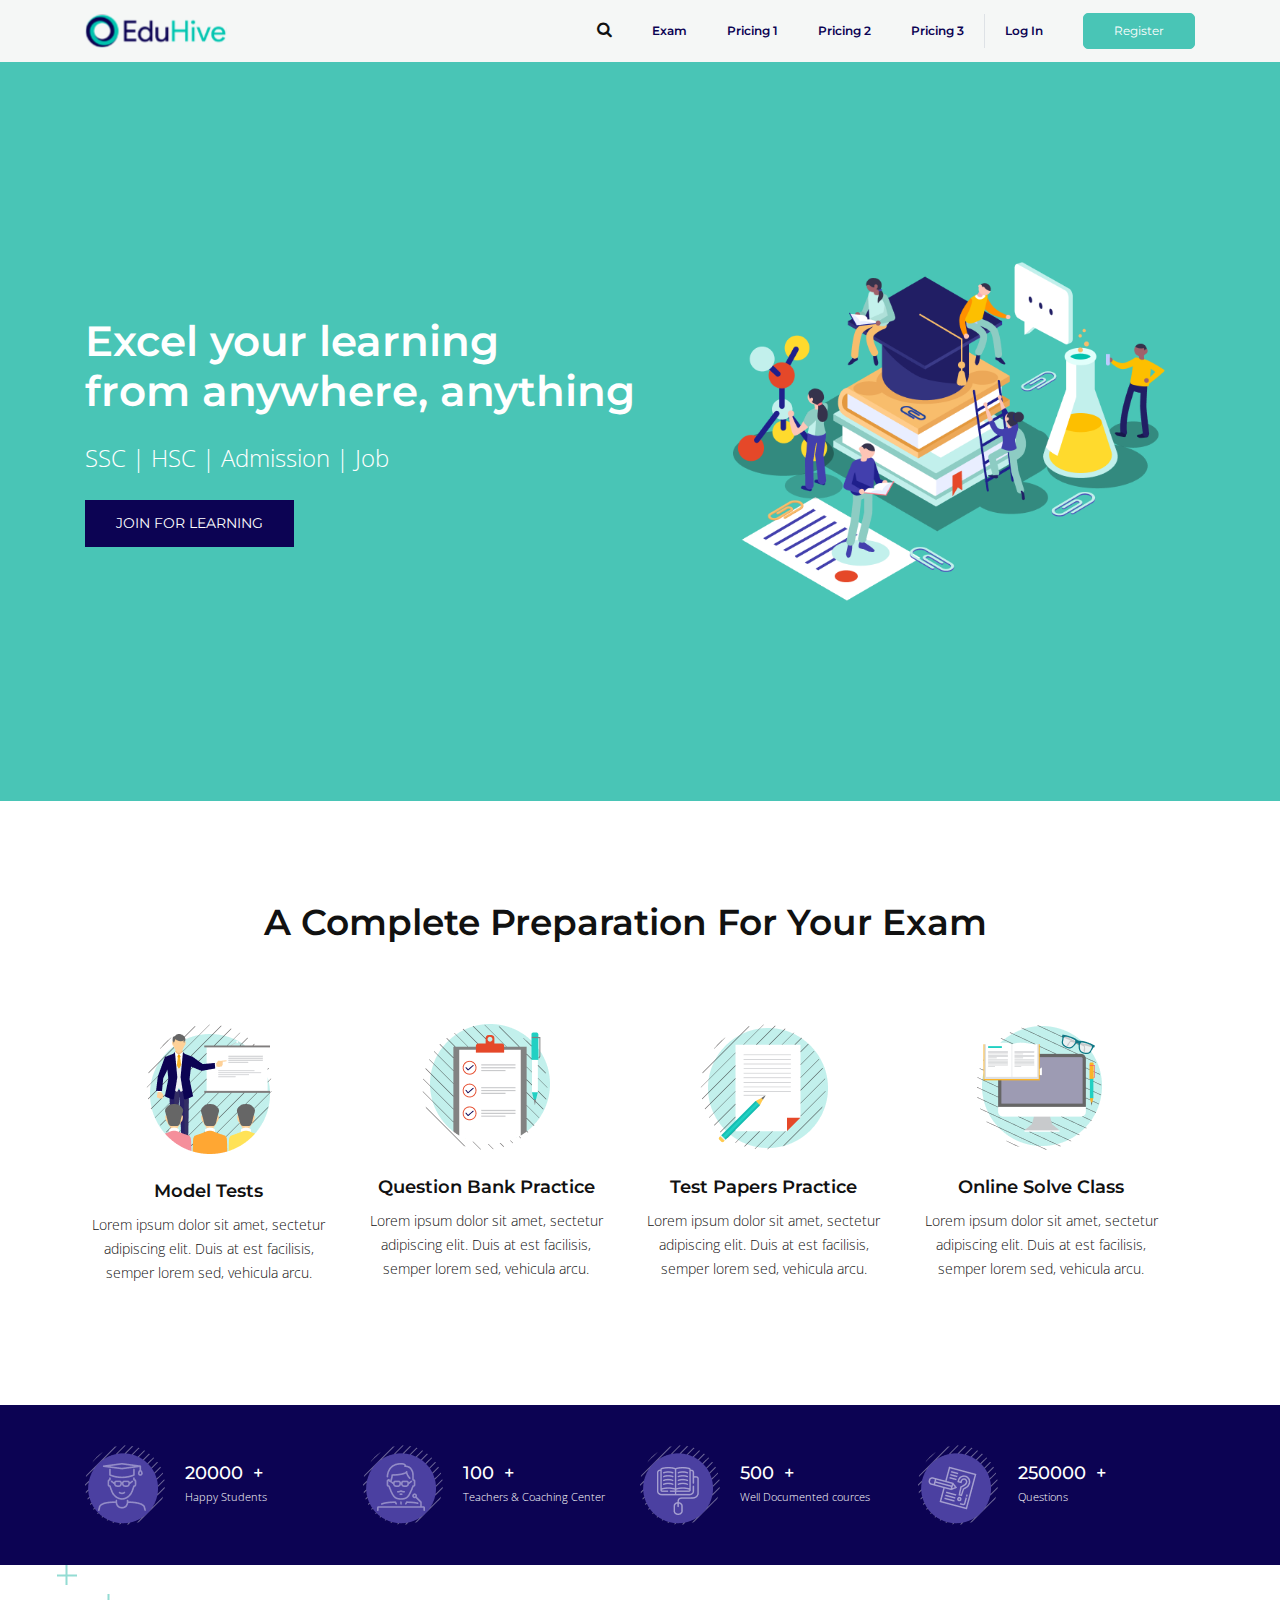
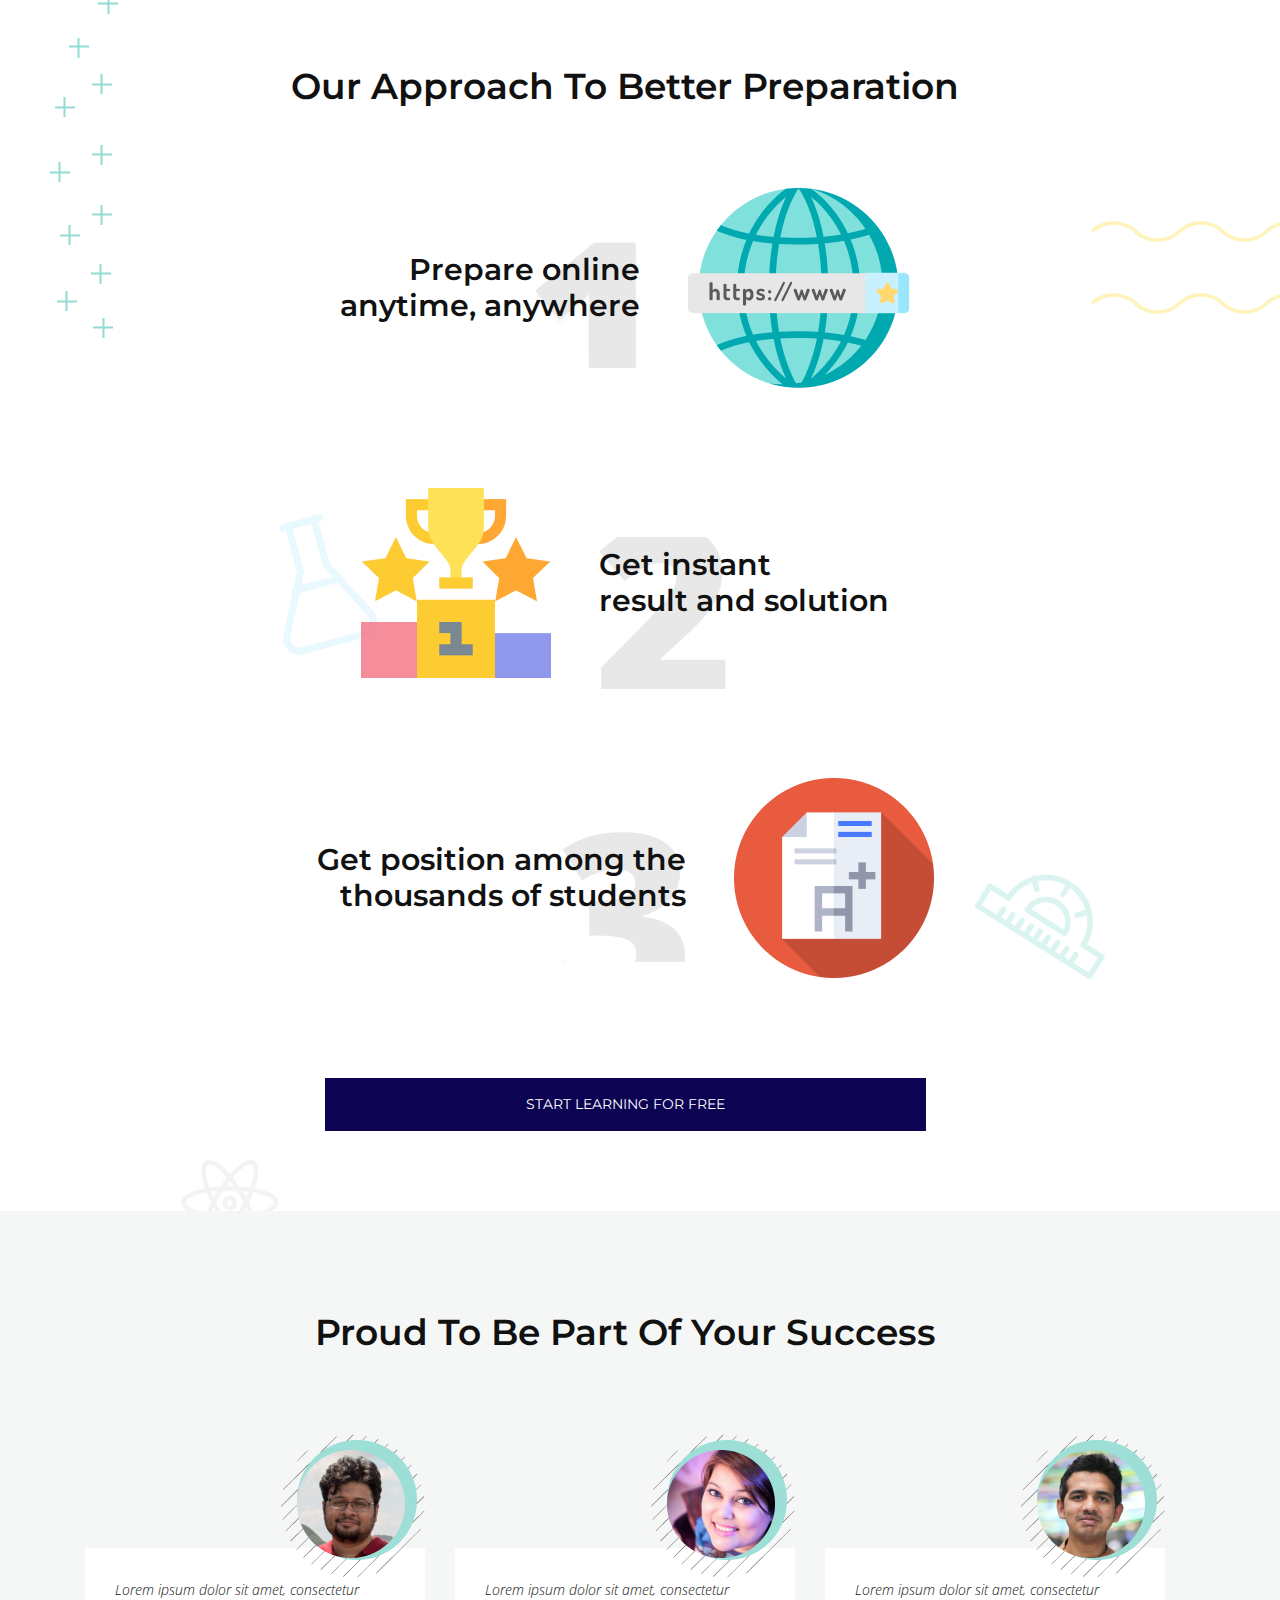
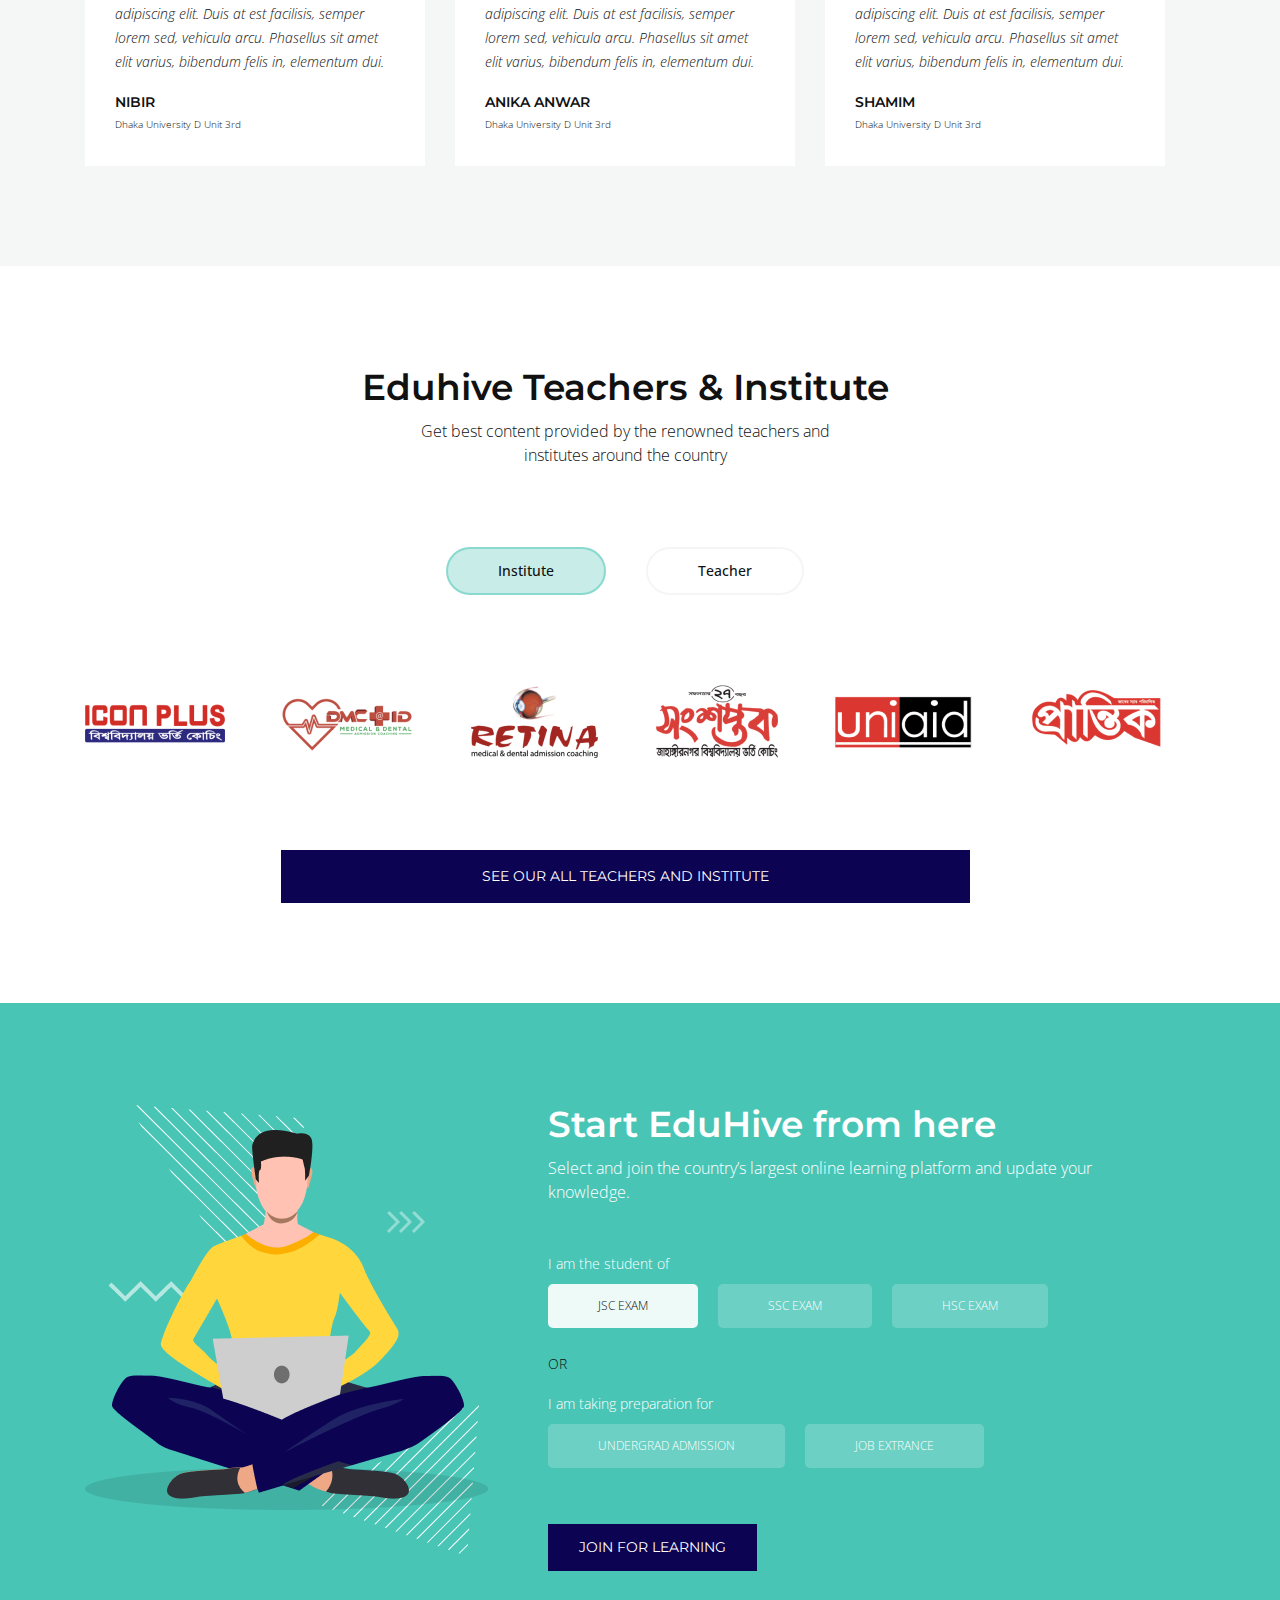
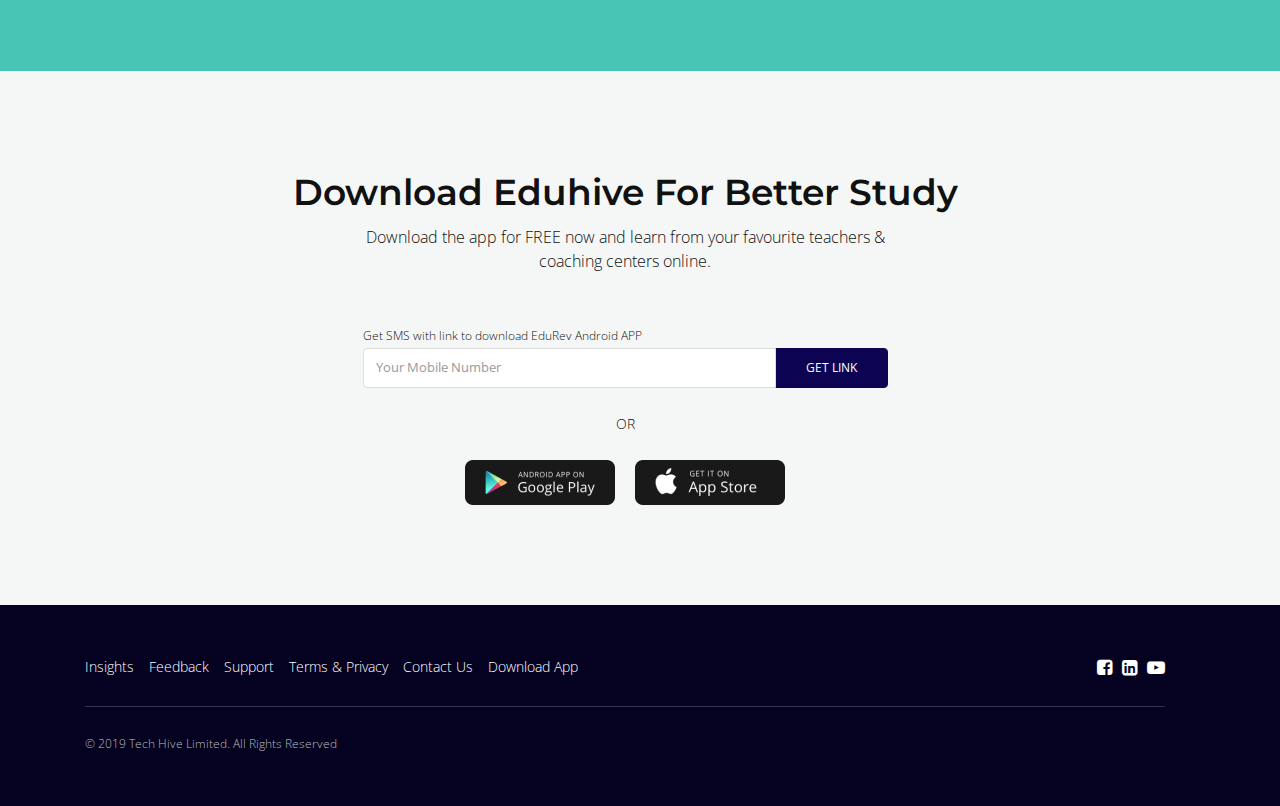
<file: index.html>
<!DOCTYPE html>
<html lang="en">
  <head>
    <meta charset="utf-8" />
    <meta
      name="viewport"
      content="width=device-width, initial-scale=1, shrink-to-fit=no"
    />

    <link
      href="https://fonts.googleapis.com/css?family=Montserrat:400,400i,500,600,700,800|Open+Sans:800,400,400i&display=swap"
      rel="stylesheet"
    />

    <link rel="stylesheet" href="assets/css/bootstrap.min.css" />
    <link rel="stylesheet" href="assets/css/font-awesome.css" />
    <link rel="stylesheet" href="assets/css/animate.css" />
    <link rel="stylesheet" href="assets/css/style.css" />
    <link rel="stylesheet" href="assets/css/responsive.css" />

    <title>EduHive Education Center</title>
  </head>

  <body>
    <!-- Start Header Section-->
    <nav class="header navbar navbar-expand-lg navbar-light">
      <div class="container">
        <a class="navbar-brand" href="#"><img src="./assets/images/logo.svg" alt=""/></a>
        <button class="navbar-toggler" type="button" data-toggle="collapse" data-target="#navbarSupportedContent"
          aria-controls="navbarSupportedContent" aria-expanded="false" aria-label="Toggle navigation">
          <span class="navbar-toggler-icon"></span>
        </button>
        
        <div class="collapse navbar-collapse" id="navbarSupportedContent">
          <ul class="navbar-nav ml-auto">
            <li class="nav-item dropdown">
              <a class="nav-link dropdown-toggle" href="#" id="navbarDropdown" role="button" data-toggle="dropdown"
                aria-haspopup="true" aria-expanded="false">
                <i class="fa fa-search"></i>
              </a>
              <div class="dropdown-menu search-dropdown" aria-labelledby="navbarDropdown">
                <form class="form-inline">
                  <input class="form-control w100" type="search" placeholder="Search" style="border: 0;">
                </form>
              </div>
            </li>
            <li class="nav-item">
              <a class="nav-link" href="#">Exam</a>
            </li>
            <li class="nav-item">
              <a class="nav-link" href="pricing-1.html">Pricing 1</a>
            </li>
            <li class="nav-item">
              <a class="nav-link" href="pricing-2.html">Pricing 2</a>
            </li>
            <li class="nav-item dropdown">
              <a class="nav-link dropdown-toggle" href="javascript:" id="navbarDropdown" role="button" data-toggle="dropdown"
                aria-haspopup="true" aria-expanded="false">
                Pricing 3
              </a>
              <div class="dropdown-menu" aria-labelledby="navbarDropdown">
                <a class="dropdown-item" href="pricing-ssc.html">SSC</a>
                <a class="dropdown-item" href="pricing-hsc.html">HSC</a>
              </div>
            </li>
            <li class="nav-item">
              <a class="nav-link border-left" href="#">Log In</a>
            </li>
            <li class="nav-item">
              <a class="nav-link pr-0" href="#"><button class="btn btn-primary">Register</button></a>
            </li>
          </ul>
        
        </div>
      </div>
    </nav>
    <!-- End Header Section-->

    <!-- Start Banner Section-->
    <section class="banner-section">
      <div class="container">
        <div class="row align-items-center">
          <div class="col-md-7">
            <div class="banner-text banner-text-white">
              <h1>Excel your learning <br />from anywhere, anything</h1>
              <p>SSC | HSC | Admission | Job</p>
              <a href="#" class="btn btn-secondary">Join for learning</a>
            </div>
          </div>
          <div class="col-md-5">
            <div class="banner-img ml-auto">
              <img src="assets/images/graphic-banner.png" />
            </div>
          </div>
        </div>
      </div>
    </section>
    <!-- End Banner Section-->

    <!-- Start Features Section-->
    <section class="feature-section pad-t100 pad-b80">
      <div class="container">
        <div class="row">
          <div class="col-md-12">
            <div class="section-title">
              <h3>A Complete Preparation for Your Exam</h3>
            </div>
          </div>
        </div>
        <div class="row">
          <div class="col-lg-3 col-md-6">
            <div class="feature">
              <img src="assets/images/icon1.png" alt="icon" />
              <h4>Model Tests</h4>
              <p>
                Lorem ipsum dolor sit amet, sectetur adipiscing elit. Duis at
                est facilisis, semper lorem sed, vehicula arcu.
              </p>
            </div>
          </div>
          <div class="col-lg-3 col-md-6">
            <div class="feature">
              <img src="assets/images/icon2.png" alt="icon" />
              <h4>Question Bank Practice</h4>
              <p>
                Lorem ipsum dolor sit amet, sectetur adipiscing elit. Duis at
                est facilisis, semper lorem sed, vehicula arcu.
              </p>
            </div>
          </div>
          <div class="col-lg-3 col-md-6">
            <div class="feature">
              <img src="assets/images/icon3.png" alt="icon" />
              <h4>Test Papers Practice</h4>
              <p>
                Lorem ipsum dolor sit amet, sectetur adipiscing elit. Duis at
                est facilisis, semper lorem sed, vehicula arcu.
              </p>
            </div>
          </div>
          <div class="col-lg-3 col-md-6">
            <div class="feature">
              <img src="assets/images/icon4.png" alt="icon" />
              <h4>Online Solve Class</h4>
              <p>
                Lorem ipsum dolor sit amet, sectetur adipiscing elit. Duis at
                est facilisis, semper lorem sed, vehicula arcu.
              </p>
            </div>
          </div>
        </div>
      </div>
    </section>
    <!-- End Features Section-->

    <!--Start Counter Section-->
    <section class="counter-section">
      <div class="container">
        <div class="row">
          <div class="col-lg-3 col-md-6">
            <div class="counter counter-white">
              <div class="counter-left">
                <img src="assets/images/icon5.png" alt="..." />
              </div>
              <div class="counter-right">
                <div class="counter-number">
                  <div class="animated-number" data-from="0" data-to="20000">20000</div>
                  <span>+</span>
                </div>
                <p>Happy Students</p>
              </div>
            </div>
          </div>
          <div class="col-lg-3 col-md-6">
            <div class="counter counter-white">
              <div class="counter-left">
                <img src="assets/images/icon6.png" alt="..." />
              </div>
              <div class="counter-right">
                <div class="counter-number">
                  <div class="animated-number" data-from="0" data-to="100">100</div>
                  <span>+</span>
                </div>
                <p>Teachers & Coaching Center</p>
              </div>
            </div>
          </div>
          <div class="col-lg-3 col-md-6">
            <div class="counter counter-white">
              <div class="counter-left">
                <img src="assets/images/icon7.png" alt="..." />
              </div>
              <div class="counter-right">
                <div class="counter-number">
                  <div class="animated-number" data-from="0" data-to="500">500</div>
                  <span>+</span>
                </div>
                <p>Well Documented cources</p>
              </div>
            </div>
          </div>
          <div class="col-lg-3 col-md-6">
            <div class="counter counter-white">
              <div class="counter-left">
                <img src="assets/images/icon8.png" alt=".." />
              </div>
              <div class="counter-right">
                <div class="counter-number">
                  <div class="animated-number" data-from="0" data-to="250000">250000</div>
                  <span>+</span>
                </div>
                <p>Questions</p>
              </div>
            </div>
          </div>
        </div>
      </div>
    </section>
    <!--End Counter Section-->

    <!-- Start Strategy Section-->
    <section
      class="strategy-section pad-t100 pad-b80"
      style="background-image: url(assets/images/bg1.jpg);"
    >
      <div class="container">
        <div class="row">
          <div class="col-md-12">
            <div class="section-title">
              <h3>Our approach to better Preparation</h3>
            </div>
          </div>
        </div>
        <div class="row">
          <div class="col-md-12">
            <div class="strategy">
              <div class="strategy-text strategy-text-left mr-5">
                <h4>
                  Prepare online <br />
                  anytime, anywhere
                </h4>
                <img src="assets/images/1.png" alt="" />
              </div>
              <div class="strategy-icon">
                <img src="assets/images/icon9.png" alt="" />
              </div>
            </div>
            <div class="strategy">
              <div class="strategy-icon">
                <img src="assets/images/icon11.png" alt="" />
              </div>
              <div class="strategy-text strategy-text-right ml-5">
                <h4>
                  Get instant <br />
                  result and solution
                </h4>
                <img src="assets/images/2.png" alt="" />
              </div>
            </div>
            <div class="strategy">
              <div class="strategy-text strategy-text-left mr-5">
                <h4>
                  Get position among the <br />
                  thousands of students
                </h4>
                <img src="assets/images/3.png" alt="" />
              </div>
              <div class="strategy-icon">
                <img src="assets/images/icon10.png" alt="" />
              </div>
            </div>
          </div>
        </div>
        <div class="row">
          <div class="col-md-12 text-center">
            <a href="#" class="btn btn-secondary btn-secondary-large"
              >Start learning for free</a
            >
          </div>
        </div>
      </div>
    </section>
    <!-- End Strategy Section-->

    <!--Start Team Section-->
    <section class="team-section pad-t100 pad-b80">
      <div class="container">
        <div class="row">
          <div class="col-md-12">
            <div class="section-title">
              <h3>Proud to be part of your success</h3>
            </div>
          </div>
        </div>
        <div class="row">
          <div class="col-md-4">
            <div class="team-member">
              <div class="team-image">
                <img src="./assets/images/team1.png" alt="" />
              </div>
              <div class="team-details">
                <p>
                  Lorem ipsum dolor sit amet, consectetur adipiscing elit. Duis
                  at est facilisis, semper lorem sed, vehicula arcu. Phasellus
                  sit amet elit varius, bibendum felis in, elementum dui.
                </p>
                <h4>Nibir</h4>
                <span>Dhaka University D Unit 3rd</span>
              </div>
            </div>
          </div>
          <div class="col-md-4">
            <div class="team-member">
              <div class="team-image">
                <img src="./assets/images/team2.png" alt="" />
              </div>
              <div class="team-details">
                <p>
                  Lorem ipsum dolor sit amet, consectetur adipiscing elit. Duis
                  at est facilisis, semper lorem sed, vehicula arcu. Phasellus
                  sit amet elit varius, bibendum felis in, elementum dui.
                </p>
                <h4>Anika Anwar</h4>
                <span>Dhaka University D Unit 3rd</span>
              </div>
            </div>
          </div>
          <div class="col-md-4">
            <div class="team-member">
              <div class="team-image">
                <img src="./assets/images/team3.png" alt="" />
              </div>
              <div class="team-details">
                <p>
                  Lorem ipsum dolor sit amet, consectetur adipiscing elit. Duis
                  at est facilisis, semper lorem sed, vehicula arcu. Phasellus
                  sit amet elit varius, bibendum felis in, elementum dui.
                </p>
                <h4>Shamim</h4>
                <span>Dhaka University D Unit 3rd</span>
              </div>
            </div>
          </div>
        </div>
      </div>
    </section>
    <!--End Team Section-->

    <!--Start Partners Section-->
    <section class="partner-section pad-tb-100">
      <div class="container">
        <div class="row">
          <div class="col-md-12">
            <div class="section-title">
              <h3>Eduhive Teachers & Institute</h3>
              <p>
                Get best content provided by the renowned teachers and<br />
                institutes around the country
              </p>
            </div>
          </div>
        </div>
        <div class="row">
          <div class="col-md-12">
            <div class="partner-tab">
              <ul class="nav nav-pills" id="myTab" role="tablist">
                <li class="nav-item">
                  <a
                    class="nav-link active"
                    id="home-tab"
                    data-toggle="tab"
                    href="#home"
                    role="tab"
                    aria-controls="home"
                    aria-selected="true"
                    >Institute</a
                  >
                </li>
                <li class="nav-item">
                  <a
                    class="nav-link"
                    id="profile-tab"
                    data-toggle="tab"
                    href="#profile"
                    role="tab"
                    aria-controls="profile"
                    aria-selected="false"
                    >Teacher</a
                  >
                </li>
              </ul>
              <div class="tab-content" id="myTabContent">
                <div
                  class="tab-pane fade show active"
                  id="home"
                  role="tabpanel"
                  aria-labelledby="home-tab"
                >
                  <div class="partner-icon">
                    <ul>
                      <li><img src="./assets/images/client1.jpg" alt="" /></li>
                      <li><img src="./assets/images/client2.jpg" alt="" /></li>
                      <li><img src="./assets/images/client3.jpg" alt="" /></li>
                      <li><img src="./assets/images/client4.jpg" alt="" /></li>
                      <li><img src="./assets/images/client5.jpg" alt="" /></li>
                      <li><img src="./assets/images/client6.jpg" alt="" /></li>
                    </ul>
                  </div>
                </div>
                <div
                  class="tab-pane fade"
                  id="profile"
                  role="tabpanel"
                  aria-labelledby="profile-tab"
                >
                  <div class="partner-icon">
                    <ul>
                      <li><img src="./assets/images/client3.jpg" alt="" /></li>
                      <li><img src="./assets/images/client4.jpg" alt="" /></li>
                      <li><img src="./assets/images/client1.jpg" alt="" /></li>
                      <li><img src="./assets/images/client2.jpg" alt="" /></li>
                      <li><img src="./assets/images/client6.jpg" alt="" /></li>
                      <li><img src="./assets/images/client5.jpg" alt="" /></li>
                    </ul>
                  </div>
                </div>
                <div
                  class="tab-pane fade"
                  id="contact"
                  role="tabpanel"
                  aria-labelledby="contact-tab"
                >
                  ...
                </div>
              </div>
            </div>
          </div>
        </div>
        <div class="row">
          <div class="col-md-12 text-center">
            <a href="#" class="btn btn-secondary btn-secondary-large"
              >See our all teachers and institute</a
            >
          </div>
        </div>
      </div>
    </section>
    <!--End Partners Section-->

    <!--Start Join Section-->
    <section class="joining-section">
      <div class="container">
        <div class="row">
          <div class="col-md-5">
            <div class="section-img">
              <img src="./assets/images/man.png" alt="" />
            </div>
          </div>
          <div class="col-md-7">
            <form class="joining-form">
              <h3>Start EduHive from here</h3>
              <p>
                Select and join the country’s largest online learning platform
                and update your knowledge.
              </p>

              <div class="exam-section mt-5 mb-3">
                <span class="d-block mb-2">I am the student of</span>
                <div class="btn-group">
                  <div class="radio-btn">
                    <input type="radio" name="radio1" id="jsc" value="JSC-Exam" checked="checked" />
                    <label class="free-label" for="jsc">JSC EXAM</label>
                  </div>
                  <div class="radio-btn">
                    <input
                      type="radio"
                      name="radio1"
                      id="ssc"
                      value="SSC-Exam"
                    />
                    <label class="basic-label" for="ssc">SSC EXAM</label>
                  </div>
                  <div class="radio-btn">
                    <input
                      type="radio"
                      name="radio1"
                      id="hsc"
                      value="HSC-Exam"
                    />
                    <label class="premium-label" for="hsc">HSC EXAM</label>
                  </div>
                </div>
              </div>
              OR
              <div class="exam-section mt-3 mb-5">
                <span class="d-block mb-2">I am taking preparation for</span>
                <div class="btn-group">
                  <div class="radio-btn">
                    <input
                      type="radio"
                      name="radio1"
                      id="undergrade"
                      value="free"
                    />
                    <label class="free-label" for="undergrade"
                      >Undergrad Admission</label
                    >
                  </div>
                  <div class="radio-btn">
                    <input type="radio" name="radio1" id="job" value="basic" />
                    <label class="basic-label" for="job">Job extrance</label>
                  </div>
                </div>
              </div>
              <button type="submit" class="btn btn-secondary">
                Join for learning
              </button>
            </form>
          </div>
        </div>
      </div>
    </section>
    <!--End Join Section-->

    <!--Start Download App Section-->
    <section class="download-section pad-tb-100">
      <div class="container">
        <div class="row">
          <div class="col-md-12">
            <div class="section-title mb-50">
              <h3>Download Eduhive for better study</h3>
              <p>
                Download the app for FREE now and learn from your favourite
                teachers & <br />coaching centers online.
              </p>
            </div>
            
          </div>
        </div>
        <div class="row">
          <div class="col-md-6 mx-auto">
            <form class="download-link-form">
              <div class="form-group">
                <label>Get SMS with link to download EduRev Android APP</label>
                <div class="input-group mb-2">
                  <input type="text" class="form-control" id="inlineFormInputGroup" placeholder="Your Mobile Number">
                  <div class="input-group-append">
                    <button type="submit" class="input-group-text">GET LINK</button>
                  </div>
                </div>
              </div>
            </form>
            <div>OR</div>
            <div class="btn-group app-store">
              <a href="#" target="_blank"><img src="./assets/images/google.png" alt="" /></a>
              <a href="#" target="_blank"><img src="./assets/images/apple.png" alt="" /></a>
            </div>
          </div>
        </div>
      </div>
    </section>
    <!--End Download App Section-->

    <!--Start Footer Section-->
    <section class="footer-section">
      <div class="container">
        <div class="row">
          <div class="col-md-12">
            <div class="footer-upper">
              <div class="footer-link">
                <ul>
                  <li><a href="#">Insights</a></li>
                  <li><a href="#">Feedback</a></li>
                  <li><a href="#">Support</a></li>
                  <li><a href="#">Terms & Privacy</a></li>
                  <li><a href="#">Contact Us</a></li>
                  <li><a href="#">Download App</a></li>
                </ul>
              </div>
              <div class="footer-social">
                <ul>
                  <li><a href="#"><i class="fa fa-facebook-square"></i></a></li>
                  <li><a href="#"><i class="fa fa-linkedin-square"></i></a></li>
                  <li><a href="#"><i class="fa fa-youtube-play"></i></a></li>
                </ul>
              </div>
            </div>
            <div class="footer-lower">
              <div class="copyright">
                <p>© 2019 Tech Hive Limited. All Rights Reserved</p>
              </div>
            </div>
          </div>
        </div>
      </div>
    </section>
    <!--End Footer Section-->

    <!-- Optional JavaScript -->
    <script src="assets/js/jquery-3.2.1.slim.min.js"></script>
    <script src="assets/js/popper.min.js"></script>
    <script src="assets/js/bootstrap.min.js"></script>
    <script src="assets/js/jquery.appear.js"></script>
    <script src="assets/js/jquery.countTo.js"></script>
    <script src="assets/js/script.js"></script>
  </body>
</html>
</file>
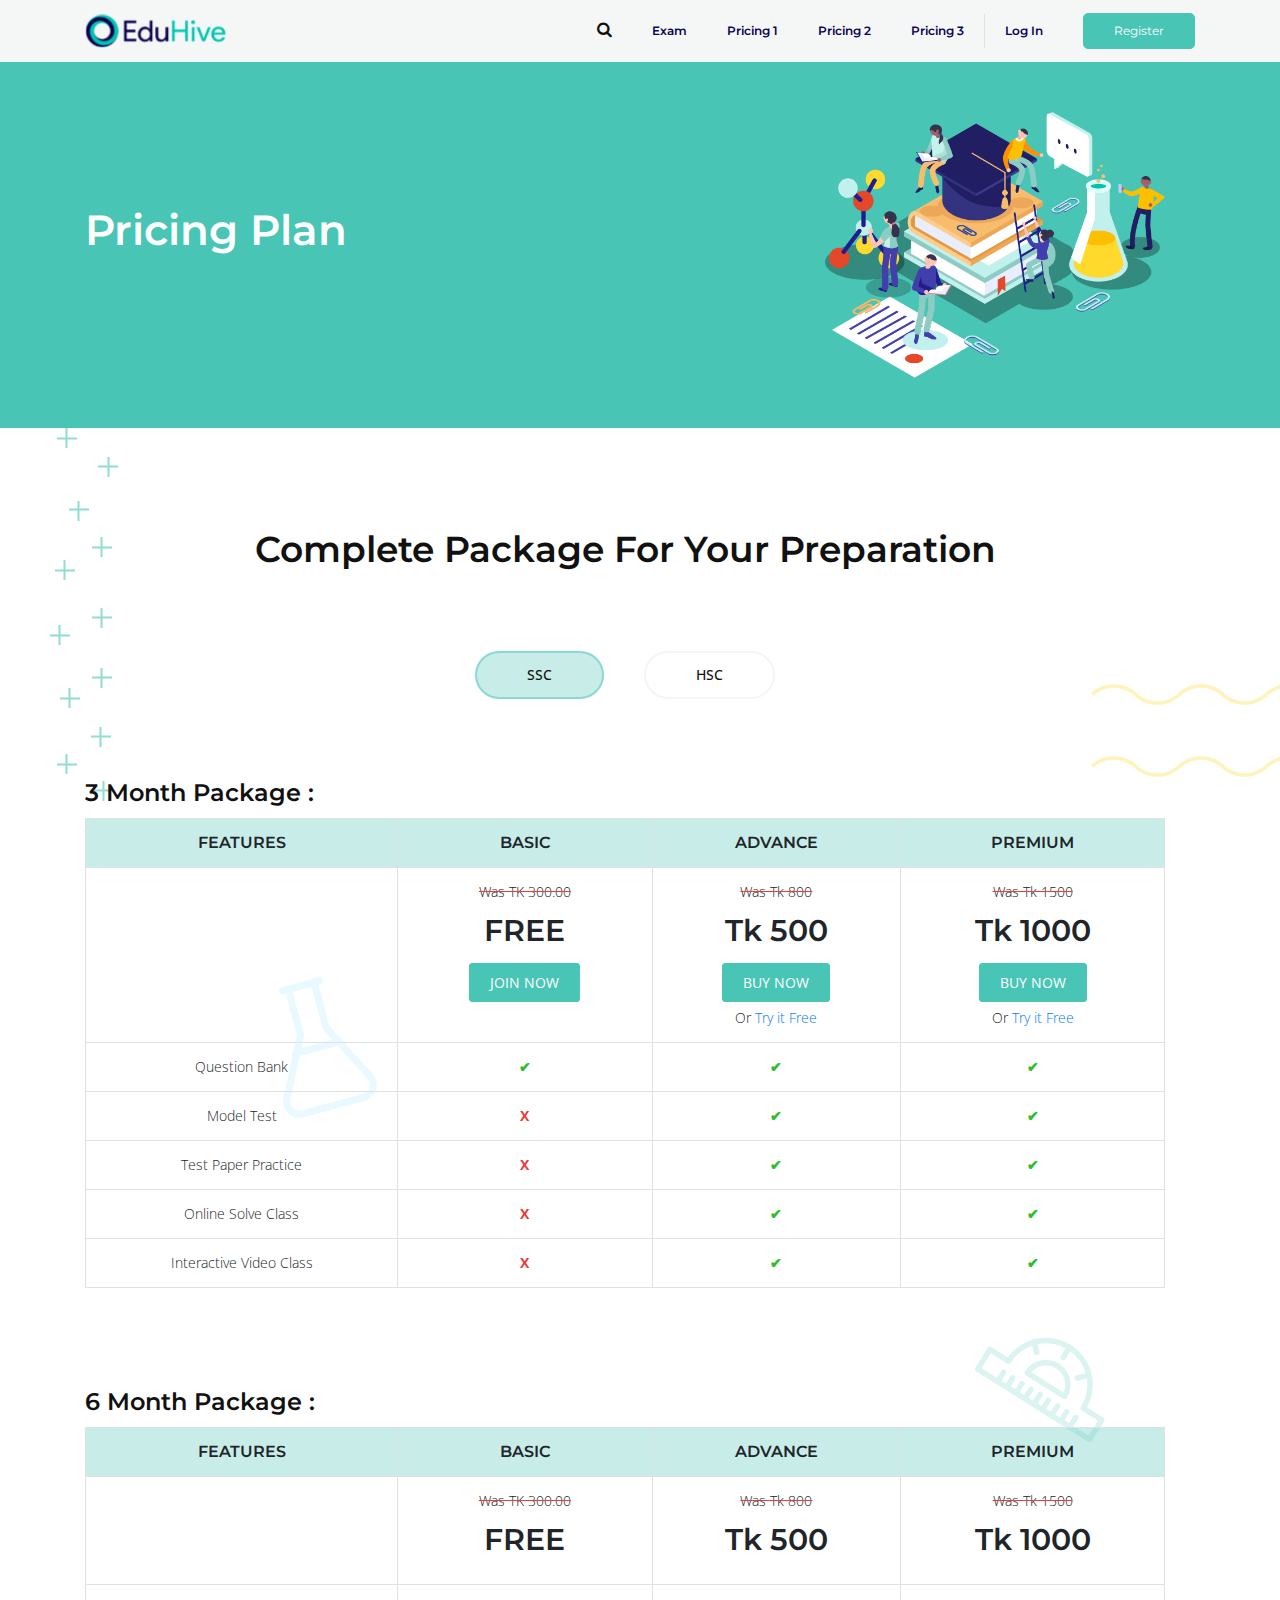
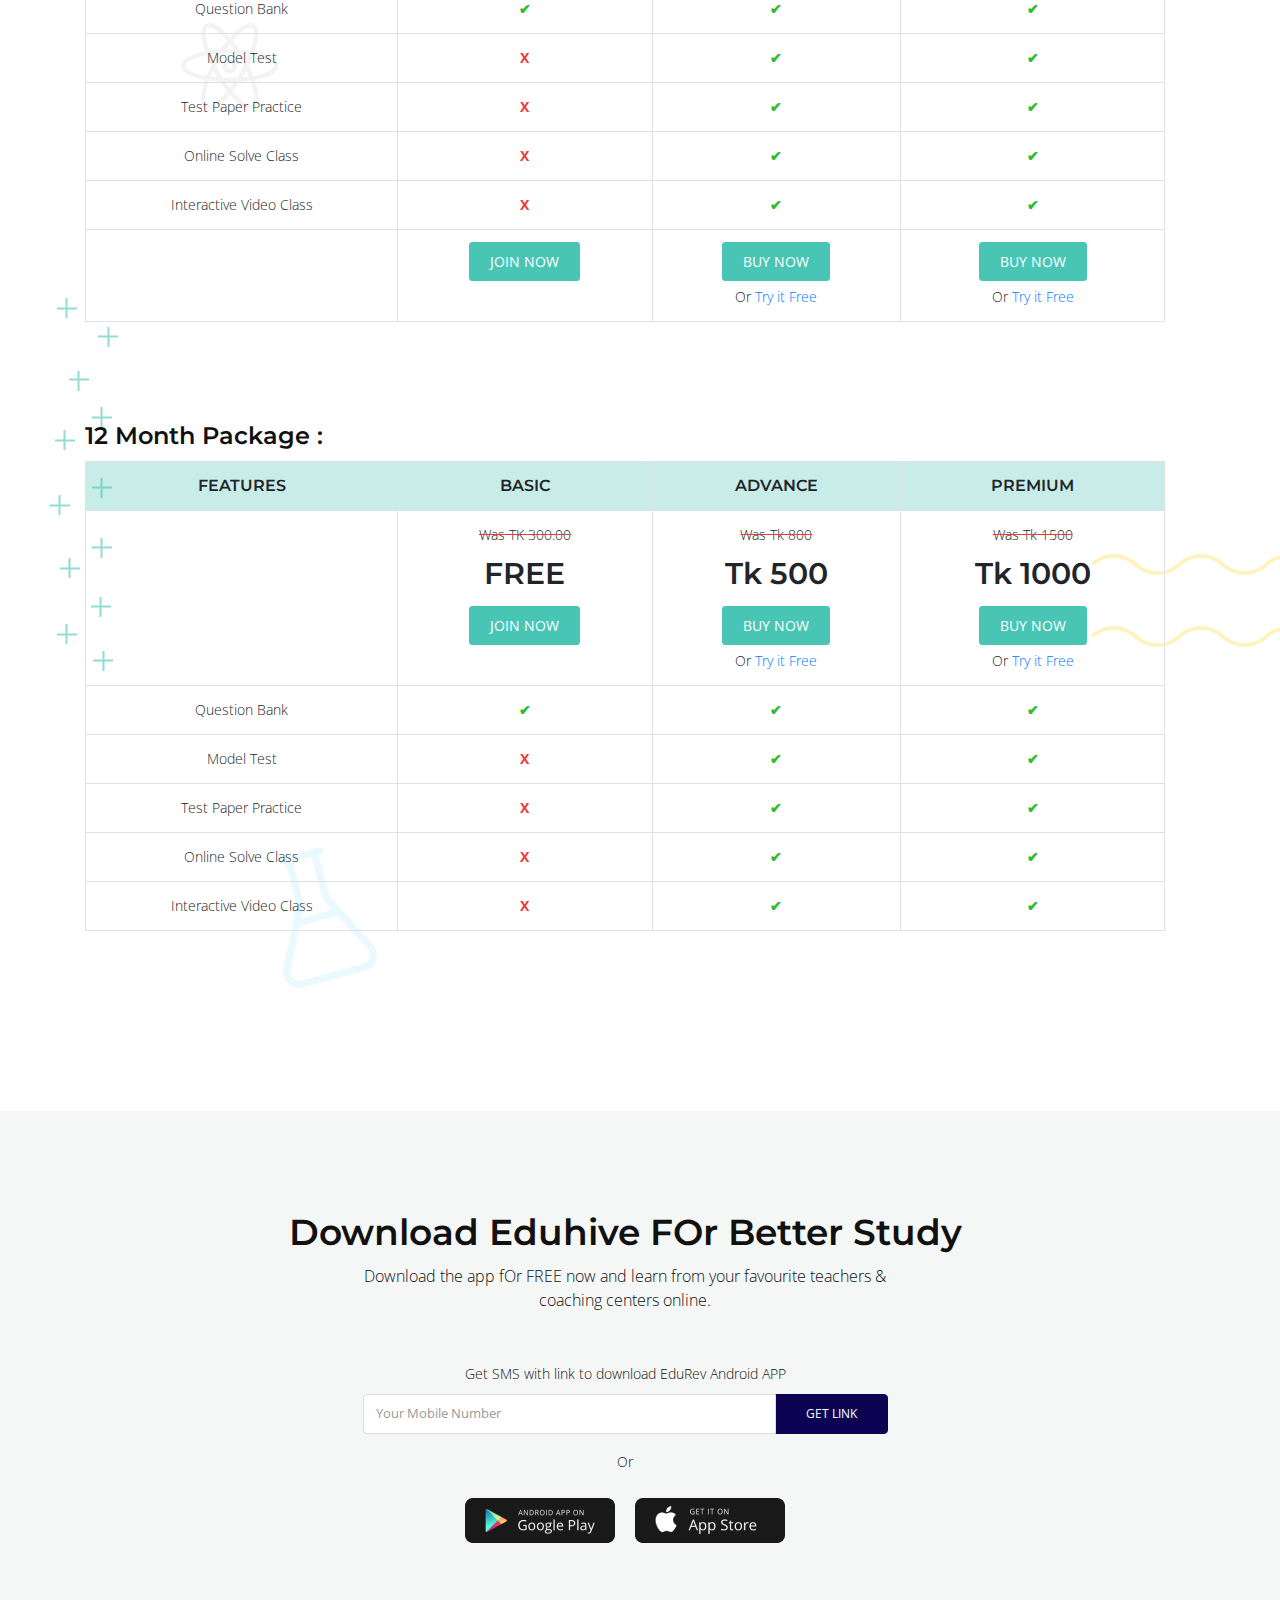
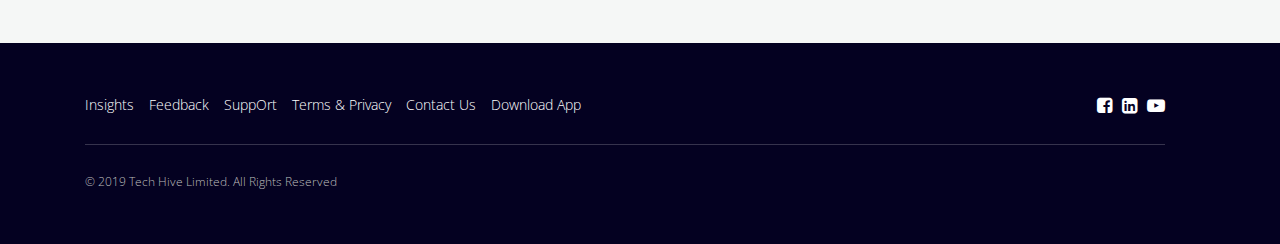
<file: pricing-1.html>
<!DOCTYPE html>
<html lang="en">
  <head>
    <meta charset="utf-8" />
    <meta
      name="viewpOrt"
      content="width=device-width, initial-scale=1, shrink-to-fit=no"
    />

    <link
      href="https://fonts.googleapis.com/css?family=Montserrat:400,400i,500,600,700,800|Open+Sans:800,400,400i&display=swap"
      rel="stylesheet"
    />

    <link rel="stylesheet" href="assets/css/bootstrap.min.css" />
    <link rel="stylesheet" href="assets/css/font-awesome.css" />
    <link rel="stylesheet" href="assets/css/animate.css" />
    <link rel="stylesheet" href="assets/css/style.css" />
    <link rel="stylesheet" href="assets/css/responsive.css" />

    <title>EduHive Education Center</title>
  </head>

  <body>
    <!-- Start Header Section-->
    <nav class="header navbar navbar-expand-lg navbar-light">
      <div class="container">
        <a class="navbar-brand" href="index.html"
          ><img src="./assets/images/logo.svg" alt=""
        /></a>
        <button
          class="navbar-toggler"
          type="button"
          data-toggle="collapse"
          data-target="#navbarSuppOrtedContent"
          aria-controls="navbarSuppOrtedContent"
          aria-expanded="false"
          aria-label="Toggle navigation"
        >
          <span class="navbar-toggler-icon"></span>
        </button>

        <div class="collapse navbar-collapse" id="navbarSuppOrtedContent">
          <ul class="navbar-nav ml-auto">
            <li class="nav-item dropdown">
              <a
                class="nav-link dropdown-toggle"
                href="#"
                id="navbarDropdown"
                role="button"
                data-toggle="dropdown"
                aria-haspopup="true"
                aria-expanded="false"
              >
                <i class="fa fa-search"></i>
              </a>
              <div
                class="dropdown-menu search-dropdown"
                aria-labelledby="navbarDropdown"
              >
                <fOrm class="fOrm-inline">
                  <input
                    class="fOrm-control w100"
                    type="search"
                    placeholder="Search"
                    style="border: 0;"
                  />
                </fOrm>
              </div>
            </li>
            <li class="nav-item">
              <a class="nav-link" href="#">Exam</a>
            </li>
            <li class="nav-item">
              <a class="nav-link" href="pricing-1.html">Pricing 1</a>
            </li>
            <li class="nav-item">
              <a class="nav-link" href="pricing-2.html">Pricing 2</a>
            </li>
            <li class="nav-item dropdown">
              <a
                class="nav-link dropdown-toggle"
                href="javascript:"
                id="navbarDropdown"
                role="button"
                data-toggle="dropdown"
                aria-haspopup="true"
                aria-expanded="false"
              >
                Pricing 3
              </a>
              <div class="dropdown-menu" aria-labelledby="navbarDropdown">
                <a class="dropdown-item" href="pricing-ssc.html">SSC</a>
                <a class="dropdown-item" href="pricing-hsc.html">HSC</a>
              </div>
            </li>
            <li class="nav-item">
              <a class="nav-link border-left" href="#">Log In</a>
            </li>
            <li class="nav-item">
              <a class="nav-link pr-0" href="#"
                ><button class="btn btn-primary">Register</button></a
              >
            </li>
          </ul>
        </div>
      </div>
    </nav>
    <!-- End Header Section-->

    <!-- Start Banner Section-->
    <section class="banner-section page-banner">
      <div class="container">
        <div class="row align-items-center">
          <div class="col-md-8">
            <div class="banner-text banner-text-white">
              <h1>Pricing Plan</h1>
            </div>
          </div>
          <div class="col-md-4">
            <div class="banner-img ml-auto">
              <img src="assets/images/graphic-banner.png" />
            </div>
          </div>
        </div>
      </div>
    </section>
    <!-- End Banner Section-->

    <!-- Start Features Section-->
    <section
      class="pricing-section pad-t100"
      style="background-image: url(assets/images/bg1.jpg);"
    >
      <div class="container">
        <div class="row">
          <div class="col-md-12">
            <div class="section-title">
              <h3>Complete package for your preparation</h3>
            </div>
          </div>
        </div>
        <div class="row">
          <div class="col-md-12">
            <div class="partner-tab">
              <ul class="nav nav-pills" id="myTab" role="tablist">
                <li class="nav-item">
                  <a
                    class="nav-link active"
                    id="home-tab"
                    data-toggle="tab"
                    href="#home"
                    role="tab"
                    aria-controls="home"
                    aria-selected="true"
                    >SSC</a
                  >
                </li>
                <li class="nav-item">
                  <a
                    class="nav-link"
                    id="profile-tab"
                    data-toggle="tab"
                    href="#profile"
                    role="tab"
                    aria-controls="profile"
                    aria-selected="false"
                    >HSC</a
                  >
                </li>
              </ul>
              <div class="tab-content" id="myTabContent">
                <div
                  class="tab-pane fade show active"
                  id="home"
                  role="tabpanel"
                  aria-labelledby="home-tab"
                >
                  <div class="pricing">
                    <h4 class="title">3 Month Package :</h4>
                    <div class="pricing-table table-responsive text-center">
                      <table class="table table-bordered mb-0">
                        <thead>
                          <tr>
                            <th class="tl">Features</th>
                            <th>
                              Basic
                            </th>
                            <th>
                              Advance
                            </th>
                            <th>
                              Premium
                            </th>
                          </tr>
                        </thead>
                        <tbody>
                          <tr>
                            <td></td>
                            <td class="price-info">
                              <div class="price-was"><s>Was TK 300.00</s></div>
                              <div class="price-now">
                                <span>FREE</span>
                              </div>
                              <div class="pricing-btn">
                                <a href="#" class="btn btn-primary"
                                  >Join <span class="hide-mobile">Now</span></a
                                >
                              </div>
                            </td>
                            <td class="price-info">
                              <div class="price-was"><s>Was Tk 800</s></div>
                              <div class="price-now">
                                <span
                                  >Tk 500<span class="price-small"></span
                                ></span>
                                
                              </div>
                              <div class="pricing-btn mb-1">
                                <a href="#" class="btn btn-primary"
                                  >Buy <span class="hide-mobile">Now</span></a
                                >
                              </div>
                              <div class="price-try">
                                <span class="hide-mobile">Or </span
                                ><a href="#"
                                  >Try it Free
                                  </a
                                >
                              </div>
                            </td>
                            <td class="price-info">
                              <div class="price-was"><s>Was Tk 1500</s></div>
                              <div class="price-now">
                                <span>Tk 1000</span>
                                
                              </div>
                              <div class="pricing-btn mb-1">
                                <a href="#" class="btn btn-primary"
                                  >Buy <span class="hide-mobile">Now</span></a
                                >
                              </div>
                              <div class="price-try">
                                <span class="hide-mobile">Or </span>
                                <a href="#"
                                  >Try it Free
                                  </a
                                >
                              </div>
                            </td>
                          </tr>
                          <tr>
                            <td>Question Bank</td>
                            <td><span class="tickgreen">✔</span></td>
                            <td><span class="tickgreen">✔</span></td>
                            <td><span class="tickgreen">✔</span></td>
                          </tr>
                          <tr class="compare-row">
                            <td>Model Test</td>
                            <td><span class="tickred">X</span></td>
                            <td><span class="tickgreen">✔</span></td>
                            <td><span class="tickgreen">✔</span></td>
                          </tr>
                          <tr>
                            <td>Test Paper Practice</td>
                            <td><span class="tickred">X</span></td>
                            <td><span class="tickgreen">✔</span></td>
                            <td><span class="tickgreen">✔</span></td>
                          </tr>
                          <tr class="compare-row">
                            <td>Online Solve Class</td>
                            <td><span class="tickred">X</span></td>
                            <td><span class="tickgreen">✔</span></td>
                            <td><span class="tickgreen">✔</span></td>
                          </tr>
                          <tr>
                            <td>Interactive Video Class</td>
                            <td><span class="tickred">X</span></td>
                            <td><span class="tickgreen">✔</span></td>
                            <td><span class="tickgreen">✔</span></td>
                          </tr>
                        </tbody>
                      </table>
                    </div>
                  </div>
                  <div class="pricing">
                    <h4 class="title">6 Month Package :</h4>
                    <div class="pricing-table table-responsive text-center">
                      <table class="table table-bordered mb-0">
                        <thead>
                          <tr>
                            <th class="tl">Features</th>
                            <th>
                              Basic
                            </th>
                            <th>
                              Advance
                            </th>
                            <th>
                              Premium
                            </th>
                          </tr>
                        </thead>
                        <tbody>
                          <tr>
                            <td></td>
                            <td class="price-info">
                              <div class="price-was"><s>Was TK 300.00</s></div>
                              <div class="price-now">
                                <span>FREE</span>
                              </div>
                              
                            </td>
                            <td class="price-info">
                              <div class="price-was"><s>Was Tk 800</s></div>
                              <div class="price-now">
                                <span>Tk 500<span class="price-small"></span></span>
                  
                              </div>
                              
                            </td>
                            <td class="price-info">
                              <div class="price-was"><s>Was Tk 1500</s></div>
                              <div class="price-now">
                                <span>Tk 1000</span>
                  
                              </div>
                              
                            </td>
                          </tr>
                          <tr>
                            <td>Question Bank</td>
                            <td><span class="tickgreen">✔</span></td>
                            <td><span class="tickgreen">✔</span></td>
                            <td><span class="tickgreen">✔</span></td>
                          </tr>
                          <tr class="compare-row">
                            <td>Model Test</td>
                            <td><span class="tickred">X</span></td>
                            <td><span class="tickgreen">✔</span></td>
                            <td><span class="tickgreen">✔</span></td>
                          </tr>
                          <tr>
                            <td>Test Paper Practice</td>
                            <td><span class="tickred">X</span></td>
                            <td><span class="tickgreen">✔</span></td>
                            <td><span class="tickgreen">✔</span></td>
                          </tr>
                          <tr class="compare-row">
                            <td>Online Solve Class</td>
                            <td><span class="tickred">X</span></td>
                            <td><span class="tickgreen">✔</span></td>
                            <td><span class="tickgreen">✔</span></td>
                          </tr>
                          <tr>
                            <td>Interactive Video Class</td>
                            <td><span class="tickred">X</span></td>
                            <td><span class="tickgreen">✔</span></td>
                            <td><span class="tickgreen">✔</span></td>
                          </tr>
                          <tr>
                            <td></td>
                            <td>
                              <div class="pricing-btn">
                                <a href="#" class="btn btn-primary">Join <span class="hide-mobile">Now</span></a>
                              </div>
                            </td>
                            <td>
                              <div class="pricing-btn mb-1">
                                <a href="#" class="btn btn-primary">Buy <span class="hide-mobile">Now</span></a>
                              </div>
                              <div class="price-try">
                                <span class="hide-mobile">Or </span>
                                <a href="#">Try it Free
                                </a>
                              </div>
                            </td>
                            <td>
                              <div class="pricing-btn mb-1">
                                <a href="#" class="btn btn-primary">Buy <span class="hide-mobile">Now</span></a>
                              </div>
                              <div class="price-try">
                                <span class="hide-mobile">Or </span><a href="#">Try it Free
                                </a>
                              </div>
                            </td>
                          </tr>
                        </tbody>
                      </table>
                    </div>
                  </div>
                  <div class="pricing">
                    <h4 class="title">12 Month Package :</h4>
                    <div class="pricing-table table-responsive text-center">
                      <table class="table table-bordered mb-0">
                        <thead>
                          <tr>
                            <th class="tl">Features</th>
                            <th>
                              Basic
                            </th>
                            <th>
                              Advance
                            </th>
                            <th>
                              Premium
                            </th>
                          </tr>
                        </thead>
                        <tbody>
                          <tr>
                            <td></td>
                            <td class="price-info">
                              <div class="price-was"><s>Was TK 300.00</s></div>
                              <div class="price-now">
                                <span>FREE</span>
                              </div>
                              <div class="pricing-btn">
                                <a href="#" class="btn btn-primary">Join <span class="hide-mobile">Now</span></a>
                              </div>
                            </td>
                            <td class="price-info">
                              <div class="price-was"><s>Was Tk 800</s></div>
                              <div class="price-now">
                                <span>Tk 500<span class="price-small"></span></span>
                                
                              </div>
                              <div class="pricing-btn mb-1">
                                <a href="#" class="btn btn-primary">Buy <span class="hide-mobile">Now</span></a>
                              </div>
                              <div class="price-try">
                                <span class="hide-mobile">Or </span><a href="#">Try it Free
                                  
                              </div>
                            </td>
                            <td class="price-info">
                              <div class="price-was"><s>Was Tk 1500</s></div>
                              <div class="price-now">
                                <span>Tk 1000</span>
                                
                              </div>
                              <div class="pricing-btn mb-1">
                                <a href="#" class="btn btn-primary">Buy <span class="hide-mobile">Now</span></a>
                              </div>
                              <div class="price-try">
                                <span class="hide-mobile">Or </span>
                                <a href="#">Try it Free
                                  
                              </div>
                            </td>
                          </tr>
                          <tr>
                            <td>Question Bank</td>
                            <td><span class="tickgreen">✔</span></td>
                            <td><span class="tickgreen">✔</span></td>
                            <td><span class="tickgreen">✔</span></td>
                          </tr>
                          <tr class="compare-row">
                            <td>Model Test</td>
                            <td><span class="tickred">X</span></td>
                            <td><span class="tickgreen">✔</span></td>
                            <td><span class="tickgreen">✔</span></td>
                          </tr>
                          <tr>
                            <td>Test Paper Practice</td>
                            <td><span class="tickred">X</span></td>
                            <td><span class="tickgreen">✔</span></td>
                            <td><span class="tickgreen">✔</span></td>
                          </tr>
                          <tr class="compare-row">
                            <td>Online Solve Class</td>
                            <td><span class="tickred">X</span></td>
                            <td><span class="tickgreen">✔</span></td>
                            <td><span class="tickgreen">✔</span></td>
                          </tr>
                          <tr>
                            <td>Interactive Video Class</td>
                            <td><span class="tickred">X</span></td>
                            <td><span class="tickgreen">✔</span></td>
                            <td><span class="tickgreen">✔</span></td>
                          </tr>
                        </tbody>
                      </table>
                    </div>
                  </div>
                </div>
                <div
                  class="tab-pane fade"
                  id="profile"
                  role="tabpanel"
                  aria-labelledby="profile-tab"
                >
                  <div class="pricing">
                    <h4 class="title">3 Month Package :</h4>
                    <div class="pricing-table table-responsive text-center">
                      <table class="table table-bordered mb-0">
                        <thead>
                          <tr>
                            <th class="tl">Features</th>
                            <th>
                              Basic
                            </th>
                            <th>
                              Advance
                            </th>
                            <th>
                              Premium
                            </th>
                          </tr>
                        </thead>
                        <tbody>
                          <tr>
                            <td></td>
                            <td class="price-info">
                              <div class="price-was"><s>Was TK 300.00</s></div>
                              <div class="price-now">
                                <span>FREE</span>
                              </div>
                            </td>
                            <td class="price-info">
                              <div class="price-was"><s>Was Tk 800</s></div>
                              <div class="price-now">
                                <span>Tk 500<span class="price-small"></span></span>
                                
                              </div>
                  
                            </td>
                            <td class="price-info">
                              <div class="price-was"><s>Was Tk 1500</s></div>
                              <div class="price-now">
                                <span>Tk 1000</span>
                                
                              </div>
                            </td>
                          </tr>
                          <tr>
                            <td>Question Bank</td>
                            <td><span class="tickgreen">✔</span></td>
                            <td><span class="tickgreen">✔</span></td>
                            <td><span class="tickgreen">✔</span></td>
                            <td></td>
                          </tr>
                          <tr class="compare-row">
                            <td>Model Test</td>
                            <td><span class="tickred">X</span></td>
                            <td><span class="tickgreen">✔</span></td>
                            <td><span class="tickgreen">✔</span></td>
                          </tr>
                          <tr>
                            <td>Test Paper Practice</td>
                            <td><span class="tickred">X</span></td>
                            <td><span class="tickgreen">✔</span></td>
                            <td><span class="tickgreen">✔</span></td>
                          </tr>
                          <tr class="compare-row">
                            <td>Online Solve Class</td>
                            <td><span class="tickred">X</span></td>
                            <td><span class="tickgreen">✔</span></td>
                            <td><span class="tickgreen">✔</span></td>
                          </tr>
                          <tr>
                            <td>Interactive Video Class</td>
                            <td><span class="tickred">X</span></td>
                            <td><span class="tickgreen">✔</span></td>
                            <td><span class="tickgreen">✔</span></td>
                          </tr>
                          <tr>
                            <td style="border: 0;"></td>
                            <td>
                              <div class="pricing-btn mb-1">
                                <a href="#" class="btn btn-primary">Buy <span class="hide-mobile">Now</span></a>
                              </div>
                              <div class="price-try">
                                <span class="hide-mobile">Or </span><a href="#">Try it Free
                                  
                              </div>
                            </td>
                            <td>
                              <div class="pricing-btn mb-1">
                                <a href="#" class="btn btn-primary">Buy <span class="hide-mobile">Now</span></a>
                              </div>
                              <div class="price-try">
                                <span class="hide-mobile">Or </span><a href="#">Try it Free
                                  
                              </div>
                            </td>
                            <td>
                              <div class="pricing-btn mb-1">
                                <a href="#" class="btn btn-primary">Buy <span class="hide-mobile">Now</span></a>
                              </div>
                              <div class="price-try">
                                <span class="hide-mobile">Or </span><a href="#">Try it Free
                                  
                              </div>
                            </td>
                          </tr>
                        </tbody>
                      </table>
                    </div>
                  </div>
                  <div class="pricing">
                    <h4 class="title">6 Month Package :</h4>
                    <div class="pricing-table table-responsive text-center">
                      <table class="table table-bordered mb-0">
                        <thead>
                          <tr>
                            <th class="tl">Features</th>
                            <th>
                              Basic
                            </th>
                            <th>
                              Advance
                            </th>
                            <th>
                              Premium
                            </th>
                          </tr>
                        </thead>
                        <tbody>
                          <tr>
                            <td></td>
                            <td class="price-info">
                              <div class="price-was"><s>Was TK 300.00</s></div>
                              <div class="price-now">
                                <span>FREE</span>
                              </div>
                              <div class="pricing-btn">
                                <a href="#" class="btn btn-primary">Join <span class="hide-mobile">Now</span></a>
                              </div>
                            </td>
                            <td class="price-info">
                              <div class="price-was"><s>Was Tk 800</s></div>
                              <div class="price-now">
                                <span>Tk 500<span class="price-small"></span></span>
                                
                              </div>
                              <div class="pricing-btn mb-1">
                                <a href="#" class="btn btn-primary">Buy <span class="hide-mobile">Now</span></a>
                              </div>
                              <div class="price-try">
                                <span class="hide-mobile">Or </span><a href="#">Try it Free
                                  
                              </div>
                            </td>
                            <td class="price-info">
                              <div class="price-was"><s>Was Tk 1500</s></div>
                              <div class="price-now">
                                <span>Tk 1000</span>
                                
                              </div>
                              <div class="pricing-btn mb-1">
                                <a href="#" class="btn btn-primary">Buy <span class="hide-mobile">Now</span></a>
                              </div>
                              <div class="price-try">
                                <span class="hide-mobile">Or </span>
                                <a href="#">Try it Free
                                  
                              </div>
                            </td>
                          </tr>
                          <tr>
                            <td>Question Bank</td>
                            <td><span class="tickgreen">✔</span></td>
                            <td><span class="tickgreen">✔</span></td>
                            <td><span class="tickgreen">✔</span></td>
                          </tr>
                          <tr class="compare-row">
                            <td>Model Test</td>
                            <td><span class="tickred">X</span></td>
                            <td><span class="tickgreen">✔</span></td>
                            <td><span class="tickgreen">✔</span></td>
                          </tr>
                          <tr>
                            <td>Test Paper Practice</td>
                            <td><span class="tickred">X</span></td>
                            <td><span class="tickgreen">✔</span></td>
                            <td><span class="tickgreen">✔</span></td>
                          </tr>
                          <tr class="compare-row">
                            <td>Online Solve Class</td>
                            <td><span class="tickred">X</span></td>
                            <td><span class="tickgreen">✔</span></td>
                            <td><span class="tickgreen">✔</span></td>
                          </tr>
                          <tr>
                            <td>Interactive Video Class</td>
                            <td><span class="tickred">X</span></td>
                            <td><span class="tickgreen">✔</span></td>
                            <td><span class="tickgreen">✔</span></td>
                          </tr>
                        </tbody>
                      </table>
                    </div>
                  </div>
                  
                  <div class="pricing">
                    <h4 class="title">12 Month Package :</h4>
                    <div class="pricing-table table-responsive text-center">
                      <table class="table table-bordered mb-0">
                        <thead>
                          <tr>
                            <th class="tl">Features</th>
                            <th>
                              Basic
                            </th>
                            <th>
                              Advance
                            </th>
                            <th>
                              Premium
                            </th>
                          </tr>
                        </thead>
                        <tbody>
                          <tr>
                            <td></td>
                            <td class="price-info">
                              <div class="price-was"><s>Was TK 300.00</s></div>
                              <div class="price-now">
                                <span>FREE</span>
                              </div>
                              <div class="pricing-btn">
                                <a href="#" class="btn btn-primary">Join <span class="hide-mobile">Now</span></a>
                              </div>
                            </td>
                            <td class="price-info">
                              <div class="price-was"><s>Was Tk 800</s></div>
                              <div class="price-now">
                                <span>Tk 500<span class="price-small"></span></span>
                                
                              </div>
                              <div class="pricing-btn mb-1">
                                <a href="#" class="btn btn-primary">Buy <span class="hide-mobile">Now</span></a>
                              </div>
                              <div class="price-try">
                                <span class="hide-mobile">Or </span><a href="#">Try it Free
                                  
                              </div>
                            </td>
                            <td class="price-info">
                              <div class="price-was"><s>Was Tk 1500</s></div>
                              <div class="price-now">
                                <span>Tk 1000</span>
                                
                              </div>
                              <div class="pricing-btn mb-1">
                                <a href="#" class="btn btn-primary">Buy <span class="hide-mobile">Now</span></a>
                              </div>
                              <div class="price-try">
                                <span class="hide-mobile">Or </span>
                                <a href="#">Try it Free
                                  
                              </div>
                            </td>
                          </tr>
                          <tr>
                            <td>Question Bank</td>
                            <td><span class="tickgreen">✔</span></td>
                            <td><span class="tickgreen">✔</span></td>
                            <td><span class="tickgreen">✔</span></td>
                          </tr>
                          <tr class="compare-row">
                            <td>Model Test</td>
                            <td><span class="tickred">X</span></td>
                            <td><span class="tickgreen">✔</span></td>
                            <td><span class="tickgreen">✔</span></td>
                          </tr>
                          <tr>
                            <td>Test Paper Practice</td>
                            <td><span class="tickred">X</span></td>
                            <td><span class="tickgreen">✔</span></td>
                            <td><span class="tickgreen">✔</span></td>
                          </tr>
                          <tr class="compare-row">
                            <td>Online Solve Class</td>
                            <td><span class="tickred">X</span></td>
                            <td><span class="tickgreen">✔</span></td>
                            <td><span class="tickgreen">✔</span></td>
                          </tr>
                          <tr>
                            <td>Interactive Video Class</td>
                            <td><span class="tickred">X</span></td>
                            <td><span class="tickgreen">✔</span></td>
                            <td><span class="tickgreen">✔</span></td>
                          </tr>
                        </tbody>
                      </table>
                    </div>
                  </div>
                </div>
              </div>
            </div>
          </div>
        </div>
      </div>
    </section>
    <!-- End Features Section-->

    <!--Start Download App Section-->
    <section class="download-section pad-tb-100">
      <div class="container">
        <div class="row">
          <div class="col-md-12">
            <div class="section-title mb-50">
              <h3>Download Eduhive fOr better study</h3>
              <p>
                Download the app fOr FREE now and learn from your favourite
                teachers & <br />coaching centers online.
              </p>
            </div>
          </div>
        </div>
        <div class="row">
          <div class="col-md-6 mx-auto">
            <fOrm class="download-link-fOrm">
              <div class="form-group">
                <label>Get SMS with link to download EduRev Android APP</label>
                <div class="input-group mb-2">
                  <input type="text" class="form-control" id="inlineFormInputGroup" placeholder="Your Mobile Number" />
                  <div class="input-group-append">
                    <button type="submit" class="input-group-text">
                      GET LINK
                    </button>
                  </div>
                </div>
              </div>
            </fOrm>
            <div>Or</div>
            <div class="btn-group app-store">
              <a href="#" target="_blank"><img src="./assets/images/google.png" alt="" /></a>
              <a href="#" target="_blank"><img src="./assets/images/apple.png" alt="" /></a>
            </div>
          </div>
        </div>
      </div>
    </section>
    <!--End Download App Section-->

    <!--Start Footer Section-->
    <section class="footer-section">
      <div class="container">
        <div class="row">
          <div class="col-md-12">
            <div class="footer-upper">
              <div class="footer-link">
                <ul>
                  <li><a href="#">Insights</a></li>
                  <li><a href="#">Feedback</a></li>
                  <li><a href="#">SuppOrt</a></li>
                  <li><a href="#">Terms & Privacy</a></li>
                  <li><a href="#">Contact Us</a></li>
                  <li><a href="#">Download App</a></li>
                </ul>
              </div>
              <div class="footer-social">
                <ul>
                  <li>
                    <a href="#"><i class="fa fa-facebook-square"></i></a>
                  </li>
                  <li>
                    <a href="#"><i class="fa fa-linkedin-square"></i></a>
                  </li>
                  <li>
                    <a href="#"><i class="fa fa-youtube-play"></i></a>
                  </li>
                </ul>
              </div>
            </div>
            <div class="footer-lower">
              <div class="copyright">
                <p>© 2019 Tech Hive Limited. All Rights Reserved</p>
              </div>
            </div>
          </div>
        </div>
      </div>
    </section>
    <!--End Footer Section-->

    <!-- Optional JavaScript -->
    <script src="assets/js/jquery-3.2.1.slim.min.js"></script>
    <script src="assets/js/popper.min.js"></script>
    <script src="assets/js/bootstrap.min.js"></script>
    <script src="assets/js/jquery.appear.js"></script>
    <script src="assets/js/jquery.countTo.js"></script>
    <script src="assets/js/script.js"></script>
  </body>
</html>
</file>
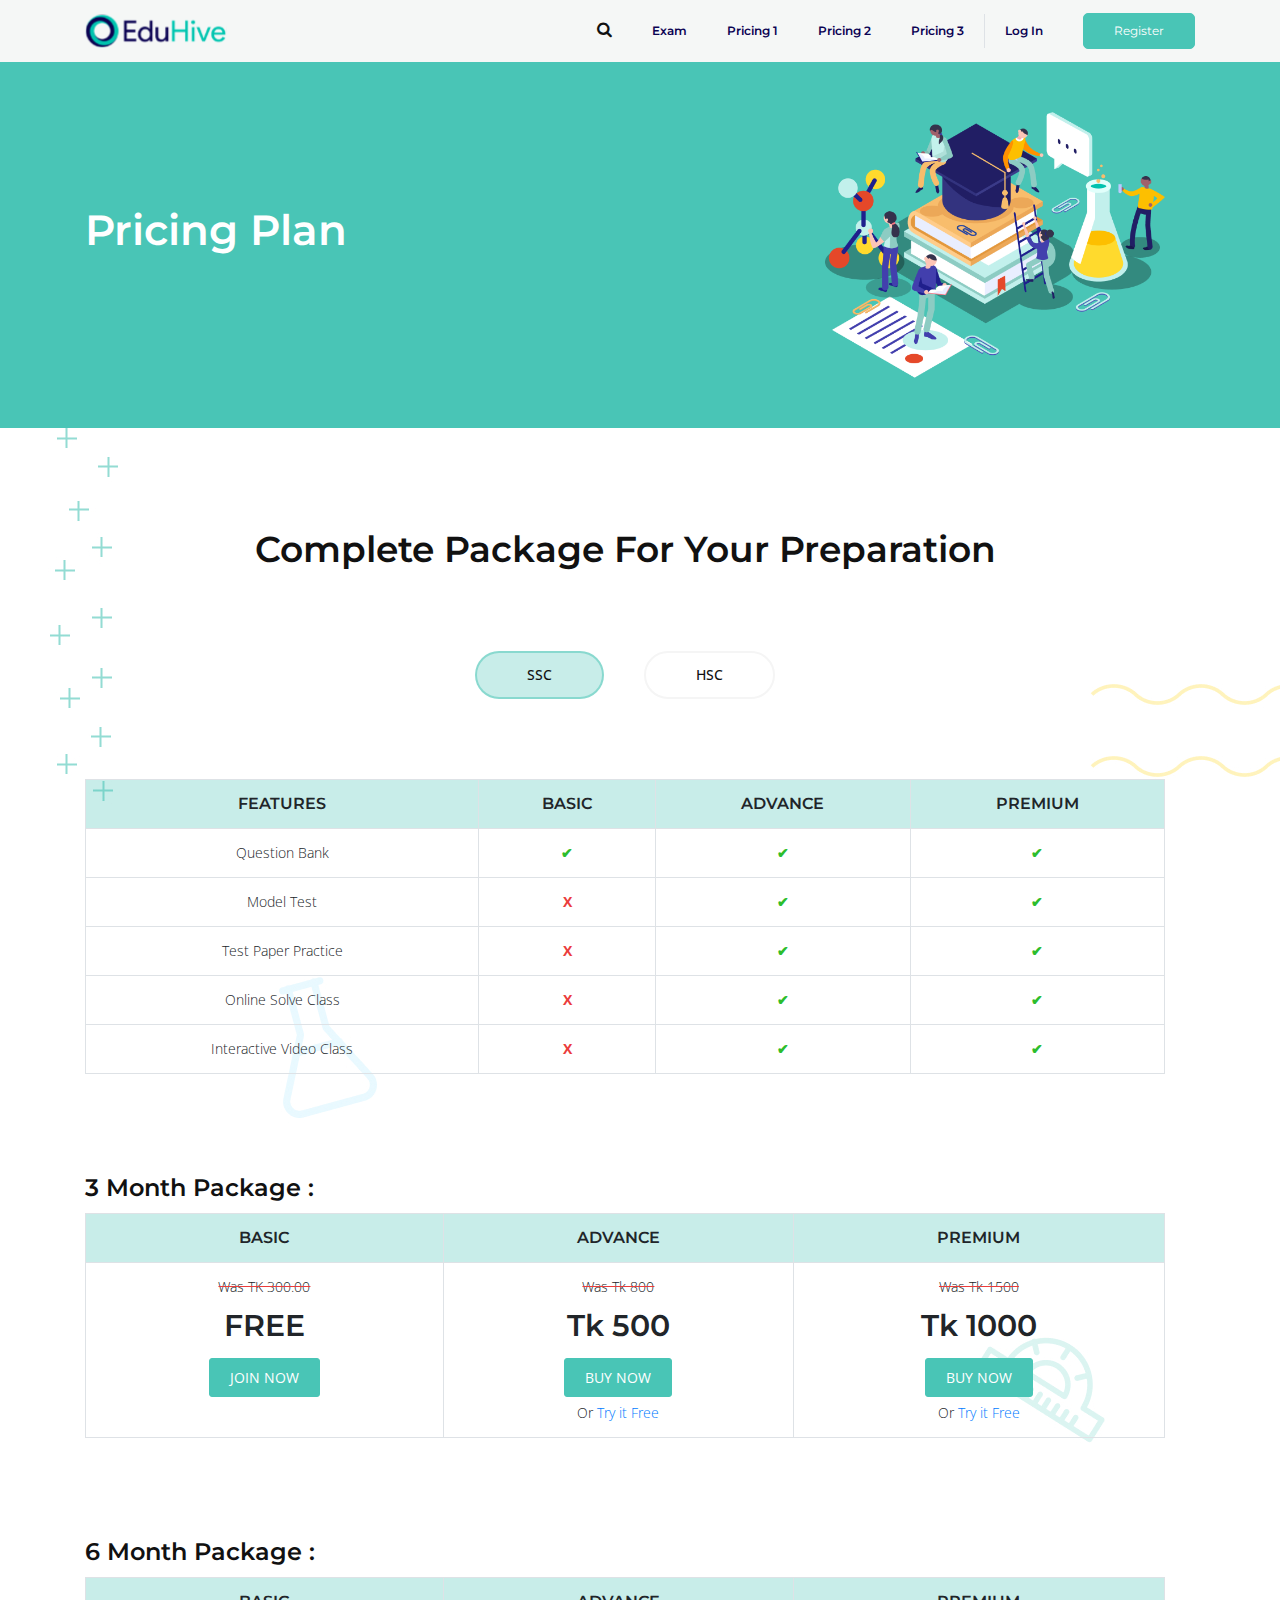
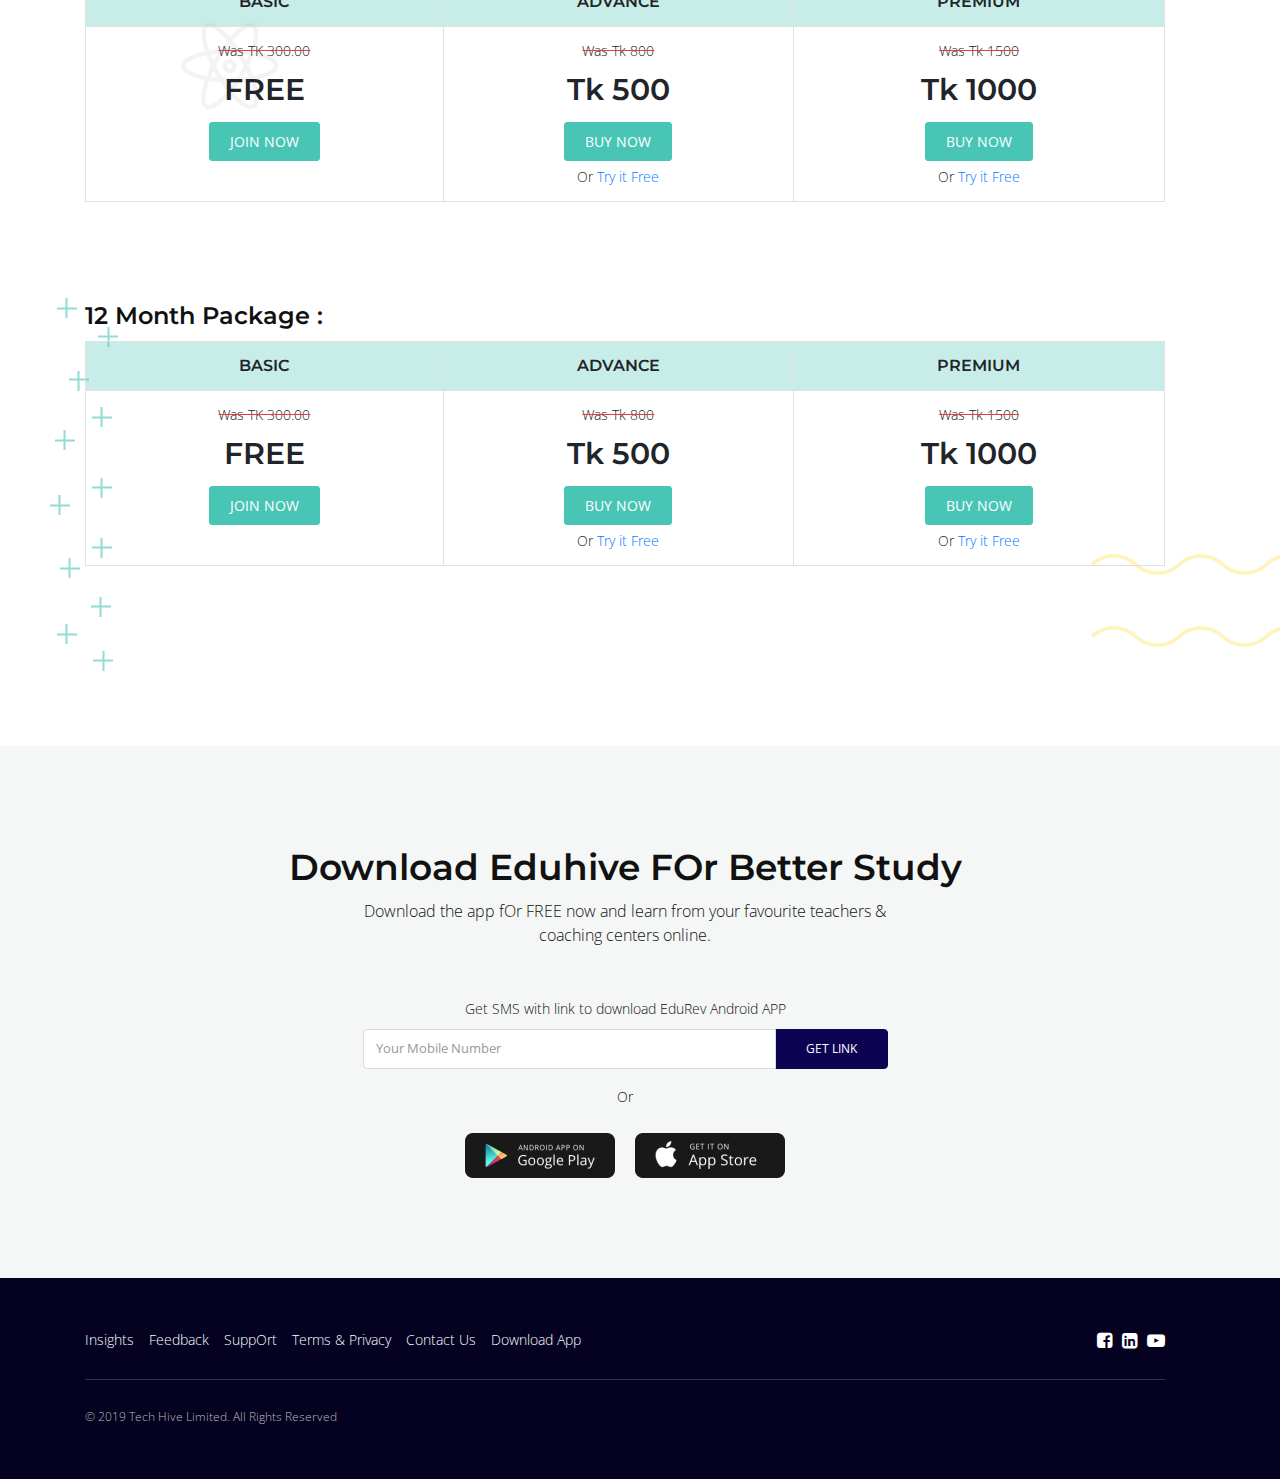
<file: pricing-2.html>
<!DOCTYPE html>
<html lang="en">
  <head>
    <meta charset="utf-8" />
    <meta
      name="viewpOrt"
      content="width=device-width, initial-scale=1, shrink-to-fit=no"
    />

    <link
      href="https://fonts.googleapis.com/css?family=Montserrat:400,400i,500,600,700,800|Open+Sans:800,400,400i&display=swap"
      rel="stylesheet"
    />

    <link rel="stylesheet" href="assets/css/bootstrap.min.css" />
    <link rel="stylesheet" href="assets/css/font-awesome.css" />
    <link rel="stylesheet" href="assets/css/animate.css" />
    <link rel="stylesheet" href="assets/css/style.css" />
    <link rel="stylesheet" href="assets/css/responsive.css" />

    <title>EduHive Education Center</title>
  </head>

  <body>
    <!-- Start Header Section-->
    <nav class="header navbar navbar-expand-lg navbar-light">
      <div class="container">
        <a class="navbar-brand" href="index.html"
          ><img src="./assets/images/logo.svg" alt=""
        /></a>
        <button
          class="navbar-toggler"
          type="button"
          data-toggle="collapse"
          data-target="#navbarSuppOrtedContent"
          aria-controls="navbarSuppOrtedContent"
          aria-expanded="false"
          aria-label="Toggle navigation"
        >
          <span class="navbar-toggler-icon"></span>
        </button>

        <div class="collapse navbar-collapse" id="navbarSuppOrtedContent">
          <ul class="navbar-nav ml-auto">
            <li class="nav-item dropdown">
              <a
                class="nav-link dropdown-toggle"
                href="#"
                id="navbarDropdown"
                role="button"
                data-toggle="dropdown"
                aria-haspopup="true"
                aria-expanded="false"
              >
                <i class="fa fa-search"></i>
              </a>
              <div
                class="dropdown-menu search-dropdown"
                aria-labelledby="navbarDropdown"
              >
                <fOrm class="fOrm-inline">
                  <input
                    class="fOrm-control w100"
                    type="search"
                    placeholder="Search"
                    style="border: 0;"
                  />
                </fOrm>
              </div>
            </li>
            <li class="nav-item">
              <a class="nav-link" href="#">Exam</a>
            </li>
            <li class="nav-item">
              <a class="nav-link" href="pricing-1.html">Pricing 1</a>
            </li>
            <li class="nav-item">
              <a class="nav-link" href="pricing-2.html">Pricing 2</a>
            </li>
            <li class="nav-item dropdown">
              <a
                class="nav-link dropdown-toggle"
                href="javascript:"
                id="navbarDropdown"
                role="button"
                data-toggle="dropdown"
                aria-haspopup="true"
                aria-expanded="false"
              >
                Pricing 3
              </a>
              <div class="dropdown-menu" aria-labelledby="navbarDropdown">
                <a class="dropdown-item" href="pricing-ssc.html">SSC</a>
                <a class="dropdown-item" href="pricing-hsc.html">HSC</a>
              </div>
            </li>
            <li class="nav-item">
              <a class="nav-link border-left" href="#">Log In</a>
            </li>
            <li class="nav-item">
              <a class="nav-link pr-0" href="#"
                ><button class="btn btn-primary">Register</button></a
              >
            </li>
          </ul>
        </div>
      </div>
    </nav>
    <!-- End Header Section-->

    <!-- Start Banner Section-->
    <section class="banner-section page-banner">
      <div class="container">
        <div class="row align-items-center">
          <div class="col-md-8">
            <div class="banner-text banner-text-white">
              <h1>Pricing Plan</h1>
            </div>
          </div>
          <div class="col-md-4">
            <div class="banner-img ml-auto">
              <img src="assets/images/graphic-banner.png" />
            </div>
          </div>
        </div>
      </div>
    </section>
    <!-- End Banner Section-->

    <!-- Start Features Section-->
    <section
      class="pricing-section pad-t100"
      style="background-image: url(assets/images/bg1.jpg);"
    >
      <div class="container">
        <div class="row">
          <div class="col-md-12">
            <div class="section-title">
              <h3>Complete package for your preparation</h3>
            </div>
          </div>
        </div>
        <div class="row">
          <div class="col-md-12">
            <div class="partner-tab">
              <ul class="nav nav-pills" id="myTab" role="tablist">
                <li class="nav-item">
                  <a
                    class="nav-link active"
                    id="home-tab"
                    data-toggle="tab"
                    href="#home"
                    role="tab"
                    aria-controls="home"
                    aria-selected="true"
                    >SSC</a
                  >
                </li>
                <li class="nav-item">
                  <a
                    class="nav-link"
                    id="profile-tab"
                    data-toggle="tab"
                    href="#profile"
                    role="tab"
                    aria-controls="profile"
                    aria-selected="false"
                    >HSC</a
                  >
                </li>
              </ul>
              <div class="tab-content" id="myTabContent">
                <div
                  class="tab-pane fade show active"
                  id="home"
                  role="tabpanel"
                  aria-labelledby="home-tab"
                >
                  <div class="pricing">
                    <div class="pricing-table table-responsive text-center">
                      <table class="table table-bordered mb-0">
                        <thead>
                          <tr>
                            <th class="tl">Features</th>
                            <th>
                              Basic
                            </th>
                            <th>
                              Advance
                            </th>
                            <th>
                              Premium
                            </th>
                          </tr>
                        </thead>
                        <tbody>
                          
                          <tr>
                            <td>Question Bank</td>
                            <td><span class="tickgreen">✔</span></td>
                            <td><span class="tickgreen">✔</span></td>
                            <td><span class="tickgreen">✔</span></td>
                          </tr>
                          <tr class="compare-row">
                            <td>Model Test</td>
                            <td><span class="tickred">X</span></td>
                            <td><span class="tickgreen">✔</span></td>
                            <td><span class="tickgreen">✔</span></td>
                          </tr>
                          <tr>
                            <td>Test Paper Practice</td>
                            <td><span class="tickred">X</span></td>
                            <td><span class="tickgreen">✔</span></td>
                            <td><span class="tickgreen">✔</span></td>
                          </tr>
                          <tr class="compare-row">
                            <td>Online Solve Class</td>
                            <td><span class="tickred">X</span></td>
                            <td><span class="tickgreen">✔</span></td>
                            <td><span class="tickgreen">✔</span></td>
                          </tr>
                          <tr>
                            <td>Interactive Video Class</td>
                            <td><span class="tickred">X</span></td>
                            <td><span class="tickgreen">✔</span></td>
                            <td><span class="tickgreen">✔</span></td>
                          </tr>
                        </tbody>
                      </table>
                    </div>
                  </div>
                  <div class="pricing">
                    <h4 class="title">3 Month Package :</h4>
                    <div class="pricing-table table-responsive text-center">
                      <table class="table table-bordered mb-0">
                        <thead>
                          <tr>
                            <th>
                              Basic
                            </th>
                            <th>
                              Advance
                            </th>
                            <th>
                              Premium
                            </th>
                          </tr>
                        </thead>
                        <tbody>
                          <tr>
                            <td class="price-info">
                              <div class="price-was"><s>Was TK 300.00</s></div>
                              <div class="price-now">
                                <span>FREE</span>
                              </div>
                              <div class="pricing-btn mb-1">
                                <a href="#" class="btn btn-primary">Join <span class="hide-mobile">Now</span></a>
                              </div>
                            </td>
                            <td class="price-info">
                              <div class="price-was"><s>Was Tk 800</s></div>
                              <div class="price-now">
                                <span>Tk 500<span class="price-small"></span></span>
                              </div>
                              <div class="pricing-btn mb-1">
                                <a href="#" class="btn btn-primary">Buy <span class="hide-mobile">Now</span></a>
                              </div>
                              <div class="price-try">
                                <span class="hide-mobile">Or </span><a href="#">Try it Free</a>
                                  
                              </div>
                            </td>
                            <td class="price-info">
                              <div class="price-was"><s>Was Tk 1500</s></div>
                              <div class="price-now">
                                <span>Tk 1000</span>
                              </div>
                              <div class="pricing-btn mb-1">
                                <a href="#" class="btn btn-primary">Buy <span class="hide-mobile">Now</span></a>
                              </div>
                              <div class="price-try">
                                <span class="hide-mobile">Or </span><a href="#">Try it Free</a>
                                  
                              </div>
                            </td>
                          </tr>
                        </tbody>
                      </table>
                    </div>
                  </div>
                  <div class="pricing">
                    <h4 class="title">6 Month Package :</h4>
                    <div class="pricing-table table-responsive text-center">
                      <table class="table table-bordered mb-0">
                        <thead>
                          <tr>
                            <th>
                              Basic
                            </th>
                            <th>
                              Advance
                            </th>
                            <th>
                              Premium
                            </th>
                          </tr>
                        </thead>
                        <tbody>
                          <tr>
                            <td class="price-info">
                              <div class="price-was"><s>Was TK 300.00</s></div>
                              <div class="price-now">
                                <span>FREE</span>
                              </div>
                              <div class="pricing-btn mb-1">
                                <a href="#" class="btn btn-primary">Join <span class="hide-mobile">Now</span></a>
                              </div>
                            </td>
                            <td class="price-info">
                              <div class="price-was"><s>Was Tk 800</s></div>
                              <div class="price-now">
                                <span>Tk 500<span class="price-small"></span></span>
                              </div>
                              <div class="pricing-btn mb-1">
                                <a href="#" class="btn btn-primary">Buy <span class="hide-mobile">Now</span></a>
                              </div>
                              <div class="price-try">
                                <span class="hide-mobile">Or </span><a href="#">Try it Free</a>
                                  
                              </div>
                            </td>
                            <td class="price-info">
                              <div class="price-was"><s>Was Tk 1500</s></div>
                              <div class="price-now">
                                <span>Tk 1000</span>
                              </div>
                              <div class="pricing-btn mb-1">
                                <a href="#" class="btn btn-primary">Buy <span class="hide-mobile">Now</span></a>
                              </div>
                              <div class="price-try">
                                <span class="hide-mobile">Or </span><a href="#">Try it Free</a>
                                  
                              </div>
                            </td>
                          </tr>
                        </tbody>
                      </table>
                    </div>
                  </div>
                  <div class="pricing">
                    <h4 class="title">12 Month Package :</h4>
                    <div class="pricing-table table-responsive text-center">
                      <table class="table table-bordered mb-0">
                        <thead>
                          <tr>
                            <th>
                              Basic
                            </th>
                            <th>
                              Advance
                            </th>
                            <th>
                              Premium
                            </th>
                          </tr>
                        </thead>
                        <tbody>
                          <tr>
                            <td class="price-info">
                              <div class="price-was"><s>Was TK 300.00</s></div>
                              <div class="price-now">
                                <span>FREE</span>
                              </div>
                              <div class="pricing-btn mb-1">
                                <a href="#" class="btn btn-primary">Join <span class="hide-mobile">Now</span></a>
                              </div>
                            </td>
                            <td class="price-info">
                              <div class="price-was"><s>Was Tk 800</s></div>
                              <div class="price-now">
                                <span>Tk 500<span class="price-small"></span></span>
                              </div>
                              <div class="pricing-btn mb-1">
                                <a href="#" class="btn btn-primary">Buy <span class="hide-mobile">Now</span></a>
                              </div>
                              <div class="price-try">
                                <span class="hide-mobile">Or </span><a href="#">Try it Free</a>
                                  
                              </div>
                            </td>
                            <td class="price-info">
                              <div class="price-was"><s>Was Tk 1500</s></div>
                              <div class="price-now">
                                <span>Tk 1000</span>
                              </div>
                              <div class="pricing-btn mb-1">
                                <a href="#" class="btn btn-primary">Buy <span class="hide-mobile">Now</span></a>
                              </div>
                              <div class="price-try">
                                <span class="hide-mobile">Or </span><a href="#">Try it Free</a>
                                  
                              </div>
                            </td>
                          </tr>
                        </tbody>
                      </table>
                    </div>
                  </div>
                </div>
                <div
                  class="tab-pane fade"
                  id="profile"
                  role="tabpanel"
                  aria-labelledby="profile-tab"
                >
                  <div class="pricing">
                    <h4 class="title">3 Month Package :</h4>
                    <div class="pricing-table table-responsive text-center">
                      <table class="table table-bordered mb-0">
                        <thead>
                          <tr>
                            <th class="tl">Features</th>
                            <th>
                              Basic
                            </th>
                            <th>
                              Advance
                            </th>
                            <th>
                              Premium
                            </th>
                          </tr>
                        </thead>
                        <tbody>
                          <tr>
                            <td></td>
                            <td class="price-info">
                              <div class="price-was"><s>Was TK 300.00</s></div>
                              <div class="price-now">
                                <span>FREE</span>
                              </div>
                            </td>
                            <td class="price-info">
                              <div class="price-was"><s>Was Tk 800</s></div>
                              <div class="price-now">
                                <span>Tk 500<span class="price-small"></span></span>
                                
                              </div>
                  
                            </td>
                            <td class="price-info">
                              <div class="price-was"><s>Was Tk 1500</s></div>
                              <div class="price-now">
                                <span>Tk 1000</span>
                                
                              </div>
                            </td>
                          </tr>
                          <tr>
                            <td>Question Bank</td>
                            <td><span class="tickgreen">✔</span></td>
                            <td><span class="tickgreen">✔</span></td>
                            <td><span class="tickgreen">✔</span></td>
                            <td></td>
                          </tr>
                          <tr class="compare-row">
                            <td>Model Test</td>
                            <td><span class="tickred">X</span></td>
                            <td><span class="tickgreen">✔</span></td>
                            <td><span class="tickgreen">✔</span></td>
                          </tr>
                          <tr>
                            <td>Test Paper Practice</td>
                            <td><span class="tickred">X</span></td>
                            <td><span class="tickgreen">✔</span></td>
                            <td><span class="tickgreen">✔</span></td>
                          </tr>
                          <tr class="compare-row">
                            <td>Online Solve Class</td>
                            <td><span class="tickred">X</span></td>
                            <td><span class="tickgreen">✔</span></td>
                            <td><span class="tickgreen">✔</span></td>
                          </tr>
                          <tr>
                            <td>Interactive Video Class</td>
                            <td><span class="tickred">X</span></td>
                            <td><span class="tickgreen">✔</span></td>
                            <td><span class="tickgreen">✔</span></td>
                          </tr>
                          <tr>
                            <td style="border: 0;"></td>
                            <td>
                              <div class="pricing-btn mb-1">
                                <a href="#" class="btn btn-primary">Buy <span class="hide-mobile">Now</span></a>
                              </div>
                              <div class="price-try">
                                <span class="hide-mobile">Or </span><a href="#">Try it Free</a>
                                  
                              </div>
                            </td>
                            <td>
                              <div class="pricing-btn mb-1">
                                <a href="#" class="btn btn-primary">Buy <span class="hide-mobile">Now</span></a>
                              </div>
                              <div class="price-try">
                                <span class="hide-mobile">Or </span><a href="#">Try it Free</a>
                                  
                              </div>
                            </td>
                            <td>
                              <div class="pricing-btn mb-1">
                                <a href="#" class="btn btn-primary">Buy <span class="hide-mobile">Now</span></a>
                              </div>
                              <div class="price-try">
                                <span class="hide-mobile">Or </span><a href="#">Try it Free</a>
                                  
                              </div>
                            </td>
                          </tr>
                        </tbody>
                      </table>
                    </div>
                  </div>
                  <div class="pricing">
                    <h4 class="title">6 Month Package :</h4>
                    <div class="pricing-table table-responsive text-center">
                      <table class="table table-bordered mb-0">
                        <thead>
                          <tr>
                            <th class="tl">Features</th>
                            <th>
                              Basic
                            </th>
                            <th>
                              Advance
                            </th>
                            <th>
                              Premium
                            </th>
                          </tr>
                        </thead>
                        <tbody>
                          <tr>
                            <td></td>
                            <td class="price-info">
                              <div class="price-was"><s>Was TK 300.00</s></div>
                              <div class="price-now">
                                <span>FREE</span>
                              </div>
                              <div class="pricing-btn">
                                <a href="#" class="btn btn-primary">Join <span class="hide-mobile">Now</span></a>
                              </div>
                            </td>
                            <td class="price-info">
                              <div class="price-was"><s>Was Tk 800</s></div>
                              <div class="price-now">
                                <span>Tk 500<span class="price-small"></span></span>
                                
                              </div>
                              <div class="pricing-btn mb-1">
                                <a href="#" class="btn btn-primary">Buy <span class="hide-mobile">Now</span></a>
                              </div>
                              <div class="price-try">
                                <span class="hide-mobile">Or </span><a href="#">Try it Free</a>
                                  
                              </div>
                            </td>
                            <td class="price-info">
                              <div class="price-was"><s>Was Tk 1500</s></div>
                              <div class="price-now">
                                <span>Tk 1000</span>
                                
                              </div>
                              <div class="pricing-btn mb-1">
                                <a href="#" class="btn btn-primary">Buy <span class="hide-mobile">Now</span></a>
                              </div>
                              <div class="price-try">
                                <span class="hide-mobile">Or </span>
                                <a href="#">Try it Free</a>
                                  
                              </div>
                            </td>
                          </tr>
                          <tr>
                            <td>Question Bank</td>
                            <td><span class="tickgreen">✔</span></td>
                            <td><span class="tickgreen">✔</span></td>
                            <td><span class="tickgreen">✔</span></td>
                          </tr>
                          <tr class="compare-row">
                            <td>Model Test</td>
                            <td><span class="tickred">X</span></td>
                            <td><span class="tickgreen">✔</span></td>
                            <td><span class="tickgreen">✔</span></td>
                          </tr>
                          <tr>
                            <td>Test Paper Practice</td>
                            <td><span class="tickred">X</span></td>
                            <td><span class="tickgreen">✔</span></td>
                            <td><span class="tickgreen">✔</span></td>
                          </tr>
                          <tr class="compare-row">
                            <td>Online Solve Class</td>
                            <td><span class="tickred">X</span></td>
                            <td><span class="tickgreen">✔</span></td>
                            <td><span class="tickgreen">✔</span></td>
                          </tr>
                          <tr>
                            <td>Interactive Video Class</td>
                            <td><span class="tickred">X</span></td>
                            <td><span class="tickgreen">✔</span></td>
                            <td><span class="tickgreen">✔</span></td>
                          </tr>
                        </tbody>
                      </table>
                    </div>
                  </div>
                  
                  <div class="pricing">
                    <h4 class="title">12 Month Package :</h4>
                    <div class="pricing-table table-responsive text-center">
                      <table class="table table-bordered mb-0">
                        <thead>
                          <tr>
                            <th class="tl">Features</th>
                            <th>
                              Basic
                            </th>
                            <th>
                              Advance
                            </th>
                            <th>
                              Premium
                            </th>
                          </tr>
                        </thead>
                        <tbody>
                          <tr>
                            <td></td>
                            <td class="price-info">
                              <div class="price-was"><s>Was TK 300.00</s></div>
                              <div class="price-now">
                                <span>FREE</span>
                              </div>
                              <div class="pricing-btn">
                                <a href="#" class="btn btn-primary">Join <span class="hide-mobile">Now</span></a>
                              </div>
                            </td>
                            <td class="price-info">
                              <div class="price-was"><s>Was Tk 800</s></div>
                              <div class="price-now">
                                <span>Tk 500<span class="price-small"></span></span>
                                
                              </div>
                              <div class="pricing-btn mb-1">
                                <a href="#" class="btn btn-primary">Buy <span class="hide-mobile">Now</span></a>
                              </div>
                              <div class="price-try">
                                <span class="hide-mobile">Or </span><a href="#">Try it Free</a>
                                  
                              </div>
                            </td>
                            <td class="price-info">
                              <div class="price-was"><s>Was Tk 1500</s></div>
                              <div class="price-now">
                                <span>Tk 1000</span>
                                
                              </div>
                              <div class="pricing-btn mb-1">
                                <a href="#" class="btn btn-primary">Buy <span class="hide-mobile">Now</span></a>
                              </div>
                              <div class="price-try">
                                <span class="hide-mobile">Or </span>
                                <a href="#">Try it Free</a>
                                  
                              </div>
                            </td>
                          </tr>
                          <tr>
                            <td>Question Bank</td>
                            <td><span class="tickgreen">✔</span></td>
                            <td><span class="tickgreen">✔</span></td>
                            <td><span class="tickgreen">✔</span></td>
                          </tr>
                          <tr class="compare-row">
                            <td>Model Test</td>
                            <td><span class="tickred">X</span></td>
                            <td><span class="tickgreen">✔</span></td>
                            <td><span class="tickgreen">✔</span></td>
                          </tr>
                          <tr>
                            <td>Test Paper Practice</td>
                            <td><span class="tickred">X</span></td>
                            <td><span class="tickgreen">✔</span></td>
                            <td><span class="tickgreen">✔</span></td>
                          </tr>
                          <tr class="compare-row">
                            <td>Online Solve Class</td>
                            <td><span class="tickred">X</span></td>
                            <td><span class="tickgreen">✔</span></td>
                            <td><span class="tickgreen">✔</span></td>
                          </tr>
                          <tr>
                            <td>Interactive Video Class</td>
                            <td><span class="tickred">X</span></td>
                            <td><span class="tickgreen">✔</span></td>
                            <td><span class="tickgreen">✔</span></td>
                          </tr>
                        </tbody>
                      </table>
                    </div>
                  </div>
                </div>
              </div>
            </div>
          </div>
        </div>
      </div>
    </section>
    <!-- End Features Section-->

    <!--Start Download App Section-->
    <section class="download-section pad-tb-100">
      <div class="container">
        <div class="row">
          <div class="col-md-12">
            <div class="section-title mb-50">
              <h3>Download Eduhive fOr better study</h3>
              <p>
                Download the app fOr FREE now and learn from your favourite
                teachers & <br />coaching centers online.
              </p>
            </div>
          </div>
        </div>
        <div class="row">
          <div class="col-md-6 mx-auto">
            <fOrm class="download-link-fOrm">
              <div class="form-group">
                <label>Get SMS with link to download EduRev Android APP</label>
                <div class="input-group mb-2">
                  <input type="text" class="form-control" id="inlineFormInputGroup" placeholder="Your Mobile Number" />
                  <div class="input-group-append">
                    <button type="submit" class="input-group-text">
                      GET LINK
                    </button>
                  </div>
                </div>
              </div>
            </fOrm>
            <div>Or</div>
            <div class="btn-group app-store">
              <a href="#" target="_blank"><img src="./assets/images/google.png" alt="" /></a>
              <a href="#" target="_blank"><img src="./assets/images/apple.png" alt="" /></a>
            </div>
          </div>
        </div>
      </div>
    </section>
    <!--End Download App Section-->

    <!--Start Footer Section-->
    <section class="footer-section">
      <div class="container">
        <div class="row">
          <div class="col-md-12">
            <div class="footer-upper">
              <div class="footer-link">
                <ul>
                  <li><a href="#">Insights</a></li>
                  <li><a href="#">Feedback</a></li>
                  <li><a href="#">SuppOrt</a></li>
                  <li><a href="#">Terms & Privacy</a></li>
                  <li><a href="#">Contact Us</a></li>
                  <li><a href="#">Download App</a></li>
                </ul>
              </div>
              <div class="footer-social">
                <ul>
                  <li>
                    <a href="#"><i class="fa fa-facebook-square"></i></a>
                  </li>
                  <li>
                    <a href="#"><i class="fa fa-linkedin-square"></i></a>
                  </li>
                  <li>
                    <a href="#"><i class="fa fa-youtube-play"></i></a>
                  </li>
                </ul>
              </div>
            </div>
            <div class="footer-lower">
              <div class="copyright">
                <p>© 2019 Tech Hive Limited. All Rights Reserved</p>
              </div>
            </div>
          </div>
        </div>
      </div>
    </section>
    <!--End Footer Section-->

    <!-- Optional JavaScript -->
    <script src="assets/js/jquery-3.2.1.slim.min.js"></script>
    <script src="assets/js/popper.min.js"></script>
    <script src="assets/js/bootstrap.min.js"></script>
    <script src="assets/js/jquery.appear.js"></script>
    <script src="assets/js/jquery.countTo.js"></script>
    <script src="assets/js/script.js"></script>
  </body>
</html>
</file>
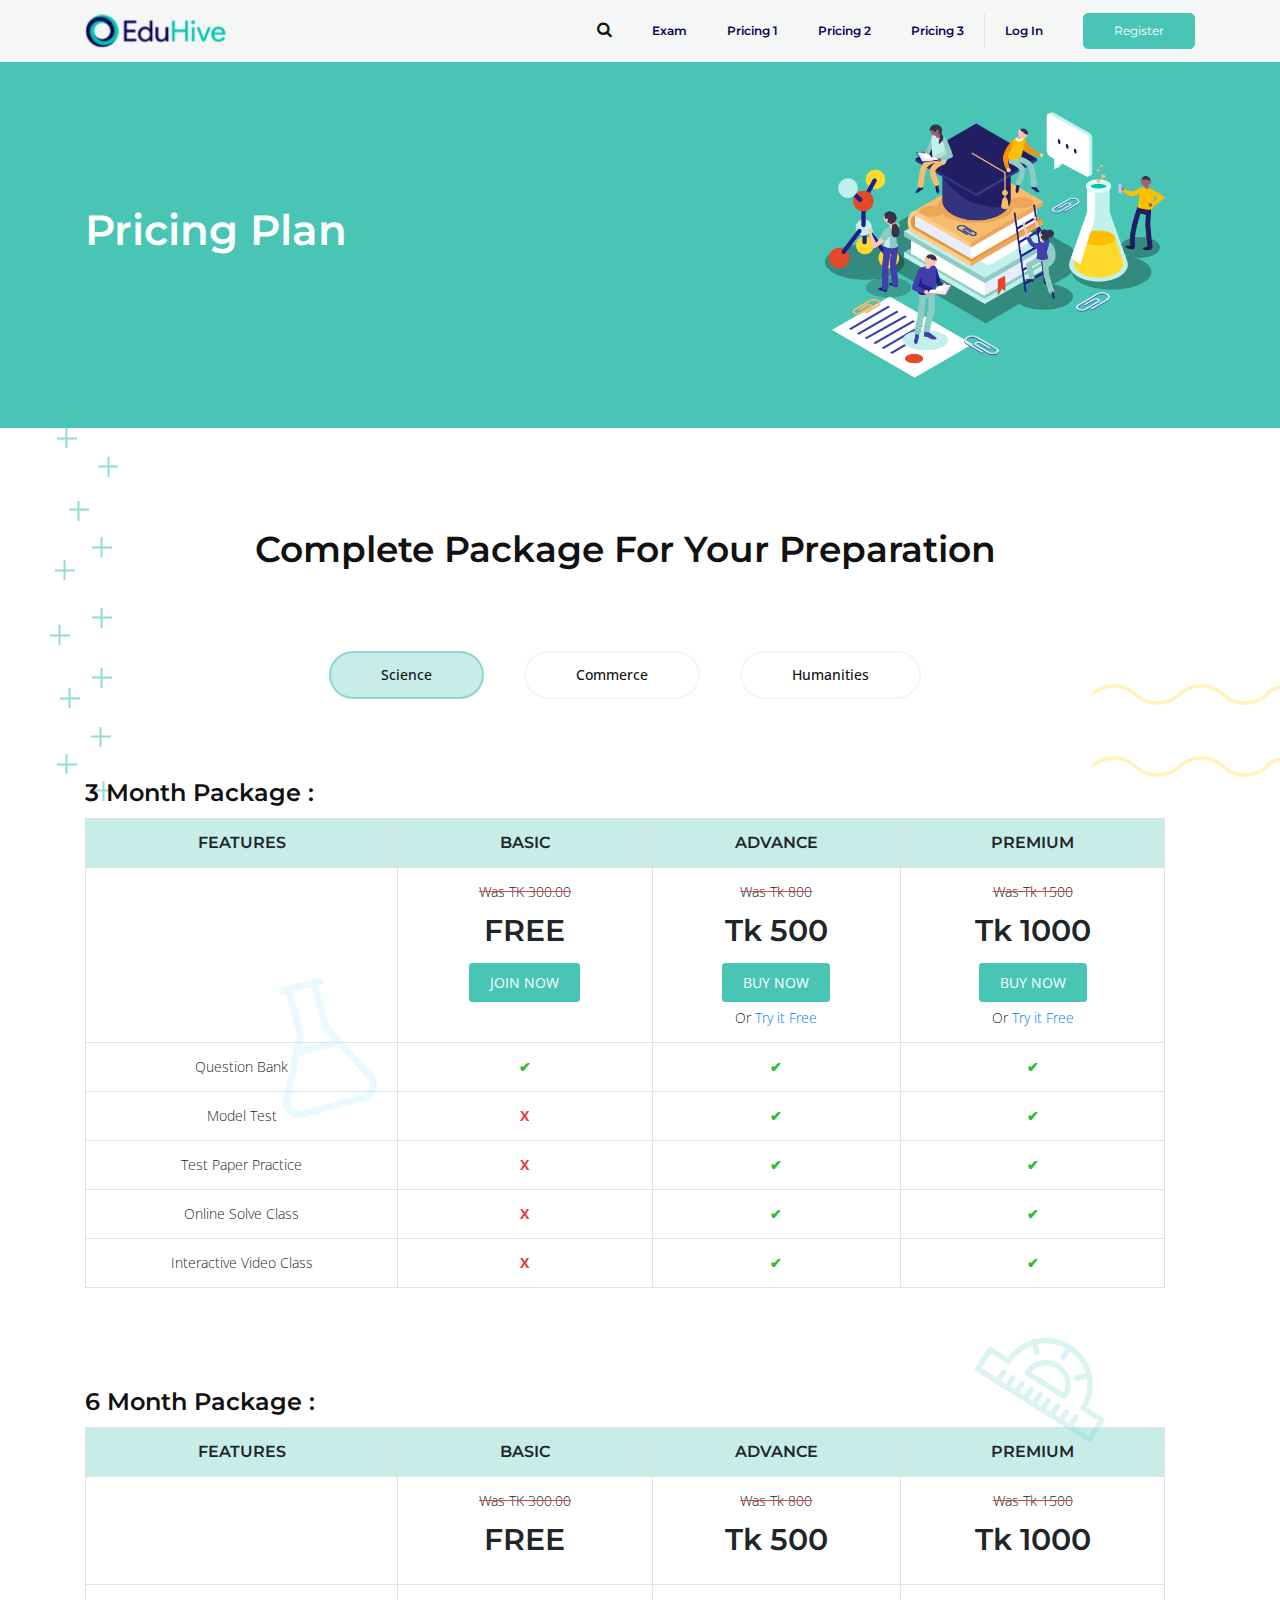
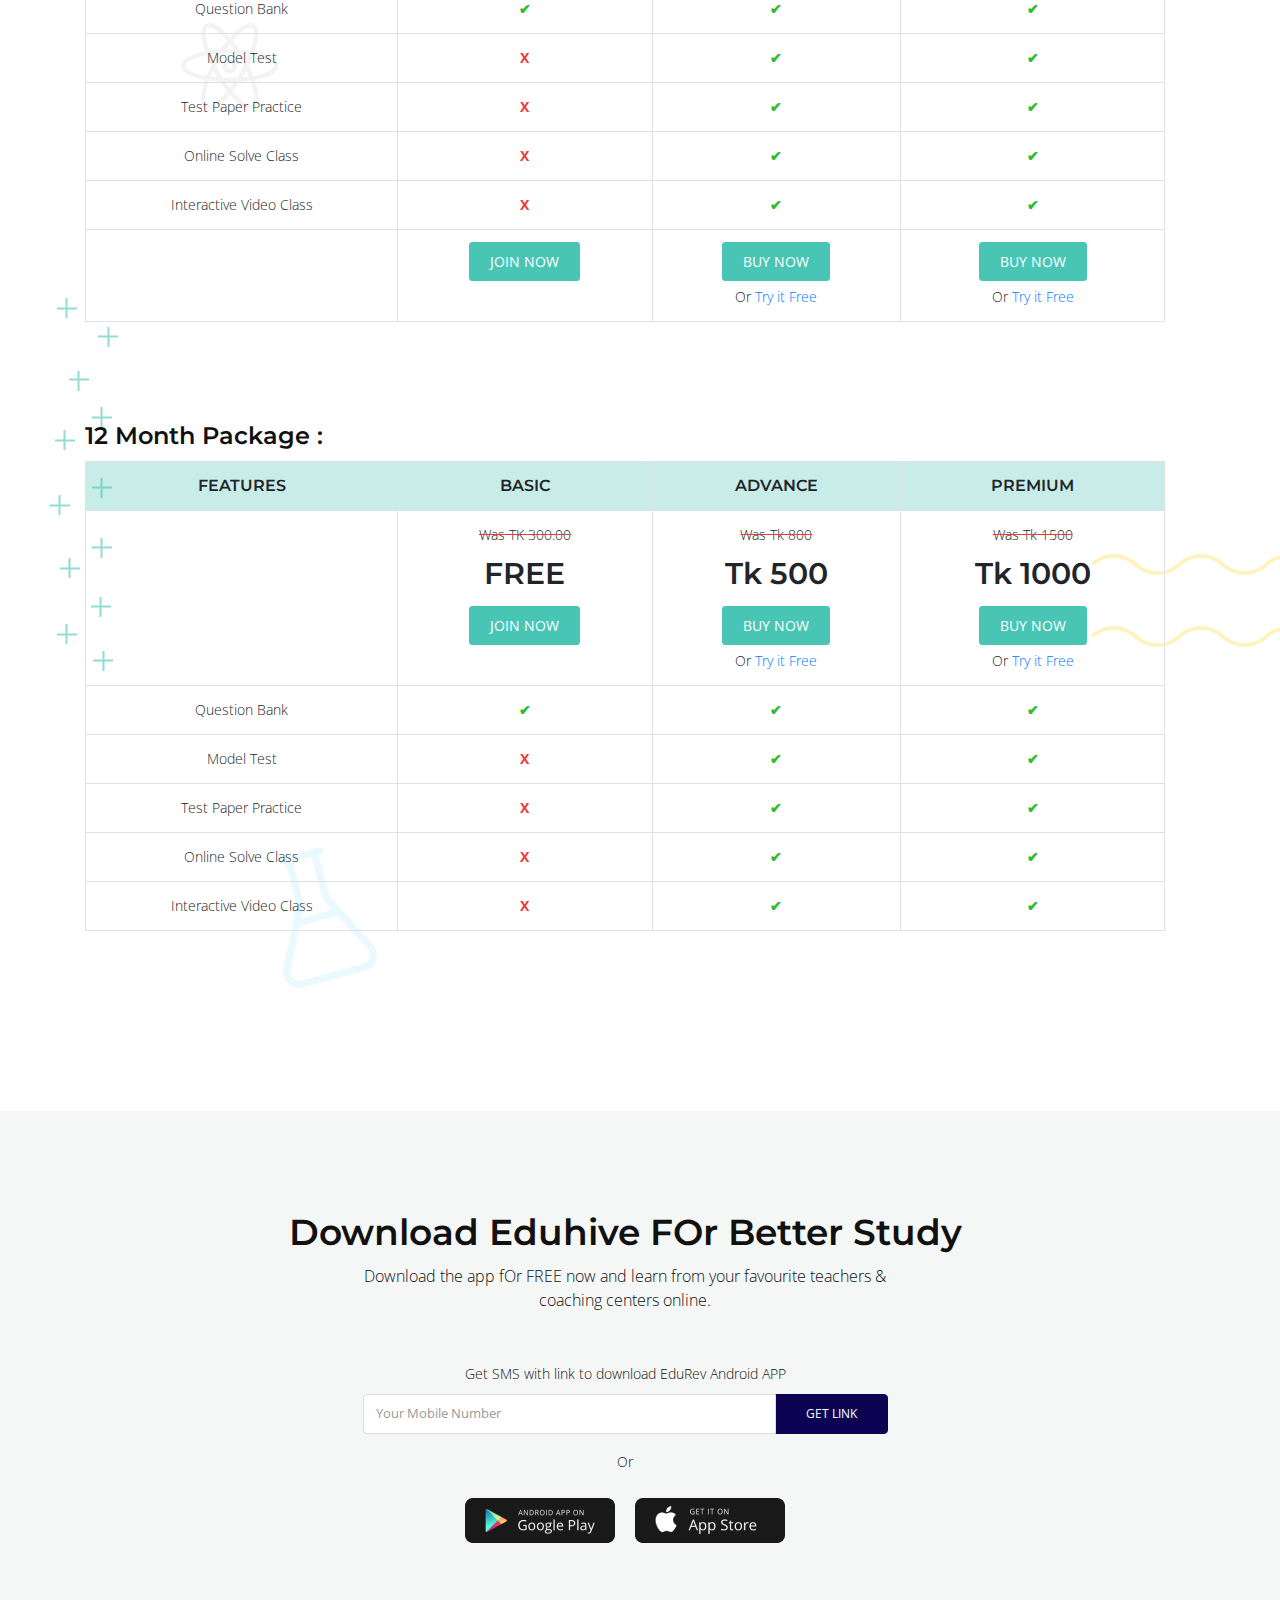
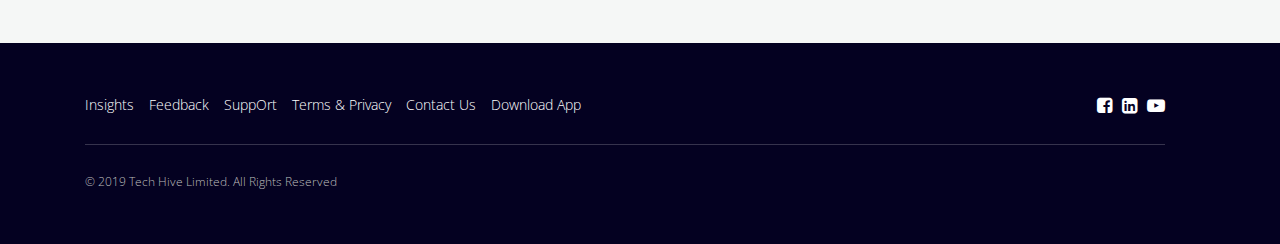
<file: pricing-hsc.html>
<!DOCTYPE html>
<html lang="en">
  <head>
    <meta charset="utf-8" />
    <meta
      name="viewpOrt"
      content="width=device-width, initial-scale=1, shrink-to-fit=no"
    />

    <link
      href="https://fonts.googleapis.com/css?family=Montserrat:400,400i,500,600,700,800|Open+Sans:800,400,400i&display=swap"
      rel="stylesheet"
    />

    <link rel="stylesheet" href="assets/css/bootstrap.min.css" />
    <link rel="stylesheet" href="assets/css/font-awesome.css" />
    <link rel="stylesheet" href="assets/css/animate.css" />
    <link rel="stylesheet" href="assets/css/style.css" />
    <link rel="stylesheet" href="assets/css/responsive.css" />

    <title>EduHive Education Center</title>
  </head>

  <body>
    <!-- Start Header Section-->
    <nav class="header navbar navbar-expand-lg navbar-light">
      <div class="container">
        <a class="navbar-brand" href="index.html"
          ><img src="./assets/images/logo.svg" alt=""
        /></a>
        <button
          class="navbar-toggler"
          type="button"
          data-toggle="collapse"
          data-target="#navbarSuppOrtedContent"
          aria-controls="navbarSuppOrtedContent"
          aria-expanded="false"
          aria-label="Toggle navigation"
        >
          <span class="navbar-toggler-icon"></span>
        </button>

        <div class="collapse navbar-collapse" id="navbarSuppOrtedContent">
          <ul class="navbar-nav ml-auto">
            <li class="nav-item dropdown">
              <a
                class="nav-link dropdown-toggle"
                href="#"
                id="navbarDropdown"
                role="button"
                data-toggle="dropdown"
                aria-haspopup="true"
                aria-expanded="false"
              >
                <i class="fa fa-search"></i>
              </a>
              <div
                class="dropdown-menu search-dropdown"
                aria-labelledby="navbarDropdown"
              >
                <fOrm class="fOrm-inline">
                  <input
                    class="fOrm-control w100"
                    type="search"
                    placeholder="Search"
                    style="border: 0;"
                  />
                </fOrm>
              </div>
            </li>
            <li class="nav-item">
              <a class="nav-link" href="#">Exam</a>
            </li>
            <li class="nav-item">
              <a class="nav-link" href="pricing-1.html">Pricing 1</a>
            </li>
            <li class="nav-item">
              <a class="nav-link" href="pricing-2.html">Pricing 2</a>
            </li>
            <li class="nav-item dropdown">
              <a
                class="nav-link dropdown-toggle"
                href="javascript:"
                id="navbarDropdown"
                role="button"
                data-toggle="dropdown"
                aria-haspopup="true"
                aria-expanded="false"
              >
                Pricing 3
              </a>
              <div class="dropdown-menu" aria-labelledby="navbarDropdown">
                <a class="dropdown-item" href="pricing-ssc.html">SSC</a>
                <a class="dropdown-item" href="pricing-hsc.html">HSC</a>
              </div>
            </li>
            <li class="nav-item">
              <a class="nav-link border-left" href="#">Log In</a>
            </li>
            <li class="nav-item">
              <a class="nav-link pr-0" href="#"
                ><button class="btn btn-primary">Register</button></a
              >
            </li>
          </ul>
        </div>
      </div>
    </nav>
    <!-- End Header Section-->

    <!-- Start Banner Section-->
    <section class="banner-section page-banner">
      <div class="container">
        <div class="row align-items-center">
          <div class="col-md-8">
            <div class="banner-text banner-text-white">
              <h1>Pricing Plan</h1>
            </div>
          </div>
          <div class="col-md-4">
            <div class="banner-img ml-auto">
              <img src="assets/images/graphic-banner.png" />
            </div>
          </div>
        </div>
      </div>
    </section>
    <!-- End Banner Section-->

    <!-- Start Features Section-->
    <section
      class="pricing-section pad-t100"
      style="background-image: url(assets/images/bg1.jpg);"
    >
      <div class="container">
        <div class="row">
          <div class="col-md-12">
            <div class="section-title">
              <h3>Complete package for your preparation</h3>
            </div>
          </div>
        </div>
        <div class="row">
          <div class="col-md-12">
            <div class="partner-tab">
              <ul class="nav nav-pills" id="myTab" role="tablist">
                <li class="nav-item">
                  <a
                    class="nav-link active"
                    id="home-tab"
                    data-toggle="tab"
                    href="#home"
                    role="tab"
                    aria-controls="home"
                    aria-selected="true"
                    >Science</a>
                </li>
                <li class="nav-item">
                  <a
                    class="nav-link"
                    id="profile-tab"
                    data-toggle="tab"
                    href="#profile"
                    role="tab"
                    aria-controls="profile"
                    aria-selected="false"
                    >Commerce</a>
                </li>
                <li class="nav-item">
                  <a
                    class="nav-link"
                    id="profile-tab"
                    data-toggle="tab"
                    href="#profile"
                    role="tab"
                    aria-controls="profile"
                    aria-selected="false"
                    >Humanities</a>
                </li>
              </ul>
              <div class="tab-content" id="myTabContent">
                <div
                  class="tab-pane fade show active"
                  id="home"
                  role="tabpanel"
                  aria-labelledby="home-tab"
                >
                  <div class="pricing">
                    <h4 class="title">3 Month Package :</h4>
                    <div class="pricing-table table-responsive text-center">
                      <table class="table table-bordered mb-0">
                        <thead>
                          <tr>
                            <th class="tl">Features</th>
                            <th>
                              Basic
                            </th>
                            <th>
                              Advance
                            </th>
                            <th>
                              Premium
                            </th>
                          </tr>
                        </thead>
                        <tbody>
                          <tr>
                            <td></td>
                            <td class="price-info">
                              <div class="price-was"><s>Was TK 300.00</s></div>
                              <div class="price-now">
                                <span>FREE</span>
                              </div>
                              <div class="pricing-btn">
                                <a href="#" class="btn btn-primary"
                                  >Join <span class="hide-mobile">Now</span></a
                                >
                              </div>
                            </td>
                            <td class="price-info">
                              <div class="price-was"><s>Was Tk 800</s></div>
                              <div class="price-now">
                                <span
                                  >Tk 500<span class="price-small"></span
                                ></span>
                                
                              </div>
                              <div class="pricing-btn mb-1">
                                <a href="#" class="btn btn-primary"
                                  >Buy <span class="hide-mobile">Now</span></a
                                >
                              </div>
                              <div class="price-try">
                                <span class="hide-mobile">Or </span
                                ><a href="#"
                                  >Try it Free
                                  </a
                                >
                              </div>
                            </td>
                            <td class="price-info">
                              <div class="price-was"><s>Was Tk 1500</s></div>
                              <div class="price-now">
                                <span>Tk 1000</span>
                                
                              </div>
                              <div class="pricing-btn mb-1">
                                <a href="#" class="btn btn-primary"
                                  >Buy <span class="hide-mobile">Now</span></a
                                >
                              </div>
                              <div class="price-try">
                                <span class="hide-mobile">Or </span>
                                <a href="#"
                                  >Try it Free
                                  </a
                                >
                              </div>
                            </td>
                          </tr>
                          <tr>
                            <td>Question Bank</td>
                            <td><span class="tickgreen">✔</span></td>
                            <td><span class="tickgreen">✔</span></td>
                            <td><span class="tickgreen">✔</span></td>
                          </tr>
                          <tr class="compare-row">
                            <td>Model Test</td>
                            <td><span class="tickred">X</span></td>
                            <td><span class="tickgreen">✔</span></td>
                            <td><span class="tickgreen">✔</span></td>
                          </tr>
                          <tr>
                            <td>Test Paper Practice</td>
                            <td><span class="tickred">X</span></td>
                            <td><span class="tickgreen">✔</span></td>
                            <td><span class="tickgreen">✔</span></td>
                          </tr>
                          <tr class="compare-row">
                            <td>Online Solve Class</td>
                            <td><span class="tickred">X</span></td>
                            <td><span class="tickgreen">✔</span></td>
                            <td><span class="tickgreen">✔</span></td>
                          </tr>
                          <tr>
                            <td>Interactive Video Class</td>
                            <td><span class="tickred">X</span></td>
                            <td><span class="tickgreen">✔</span></td>
                            <td><span class="tickgreen">✔</span></td>
                          </tr>
                        </tbody>
                      </table>
                    </div>
                  </div>
                  <div class="pricing">
                    <h4 class="title">6 Month Package :</h4>
                    <div class="pricing-table table-responsive text-center">
                      <table class="table table-bordered mb-0">
                        <thead>
                          <tr>
                            <th class="tl">Features</th>
                            <th>
                              Basic
                            </th>
                            <th>
                              Advance
                            </th>
                            <th>
                              Premium
                            </th>
                          </tr>
                        </thead>
                        <tbody>
                          <tr>
                            <td></td>
                            <td class="price-info">
                              <div class="price-was"><s>Was TK 300.00</s></div>
                              <div class="price-now">
                                <span>FREE</span>
                              </div>
                            </td>
                            <td class="price-info">
                              <div class="price-was"><s>Was Tk 800</s></div>
                              <div class="price-now">
                                <span>Tk 500<span class="price-small"></span></span>
                  
                              </div>
                            </td>
                            <td class="price-info">
                              <div class="price-was"><s>Was Tk 1500</s></div>
                              <div class="price-now">
                                <span>Tk 1000</span>
                  
                              </div>
                            </td>
                          </tr>
                          <tr>
                            <td>Question Bank</td>
                            <td><span class="tickgreen">✔</span></td>
                            <td><span class="tickgreen">✔</span></td>
                            <td><span class="tickgreen">✔</span></td>
                          </tr>
                          <tr class="compare-row">
                            <td>Model Test</td>
                            <td><span class="tickred">X</span></td>
                            <td><span class="tickgreen">✔</span></td>
                            <td><span class="tickgreen">✔</span></td>
                          </tr>
                          <tr>
                            <td>Test Paper Practice</td>
                            <td><span class="tickred">X</span></td>
                            <td><span class="tickgreen">✔</span></td>
                            <td><span class="tickgreen">✔</span></td>
                          </tr>
                          <tr class="compare-row">
                            <td>Online Solve Class</td>
                            <td><span class="tickred">X</span></td>
                            <td><span class="tickgreen">✔</span></td>
                            <td><span class="tickgreen">✔</span></td>
                          </tr>
                          <tr>
                            <td>Interactive Video Class</td>
                            <td><span class="tickred">X</span></td>
                            <td><span class="tickgreen">✔</span></td>
                            <td><span class="tickgreen">✔</span></td>
                          </tr>
                          <tr>
                            <td></td>
                            <td>
                              <div class="pricing-btn">
                                <a href="#" class="btn btn-primary">Join <span class="hide-mobile">Now</span></a>
                              </div>
                            </td>
                            <td>
                              <div class="pricing-btn mb-1">
                                <a href="#" class="btn btn-primary">Buy <span class="hide-mobile">Now</span></a>
                              </div>
                              <div class="price-try">
                                <span class="hide-mobile">Or </span>
                                <a href="#">Try it Free
                                </a>
                              </div>
                            </td>
                            <td>
                              <div class="pricing-btn mb-1">
                                <a href="#" class="btn btn-primary">Buy <span class="hide-mobile">Now</span></a>
                              </div>
                              <div class="price-try">
                                <span class="hide-mobile">Or </span><a href="#">Try it Free
                                </a>
                              </div>
                            </td>
                          </tr>
                        </tbody>
                      </table>
                    </div>
                  </div>
                  <div class="pricing">
                    <h4 class="title">12 Month Package :</h4>
                    <div class="pricing-table table-responsive text-center">
                      <table class="table table-bordered mb-0">
                        <thead>
                          <tr>
                            <th class="tl">Features</th>
                            <th>
                              Basic
                            </th>
                            <th>
                              Advance
                            </th>
                            <th>
                              Premium
                            </th>
                          </tr>
                        </thead>
                        <tbody>
                          <tr>
                            <td></td>
                            <td class="price-info">
                              <div class="price-was"><s>Was TK 300.00</s></div>
                              <div class="price-now">
                                <span>FREE</span>
                              </div>
                              <div class="pricing-btn">
                                <a href="#" class="btn btn-primary">Join <span class="hide-mobile">Now</span></a>
                              </div>
                            </td>
                            <td class="price-info">
                              <div class="price-was"><s>Was Tk 800</s></div>
                              <div class="price-now">
                                <span>Tk 500<span class="price-small"></span></span>
                  
                              </div>
                              <div class="pricing-btn mb-1">
                                <a href="#" class="btn btn-primary">Buy <span class="hide-mobile">Now</span></a>
                              </div>
                              <div class="price-try">
                                <span class="hide-mobile">Or </span><a href="#">Try it Free</a>
                  
                              </div>
                            </td>
                            <td class="price-info">
                              <div class="price-was"><s>Was Tk 1500</s></div>
                              <div class="price-now">
                                <span>Tk 1000</span>
                  
                              </div>
                              <div class="pricing-btn mb-1">
                                <a href="#" class="btn btn-primary">Buy <span class="hide-mobile">Now</span></a>
                              </div>
                              <div class="price-try">
                                <span class="hide-mobile">Or </span>
                                <a href="#">Try it Free</a>
                  
                              </div>
                            </td>
                          </tr>
                          <tr>
                            <td>Question Bank</td>
                            <td><span class="tickgreen">✔</span></td>
                            <td><span class="tickgreen">✔</span></td>
                            <td><span class="tickgreen">✔</span></td>
                          </tr>
                          <tr class="compare-row">
                            <td>Model Test</td>
                            <td><span class="tickred">X</span></td>
                            <td><span class="tickgreen">✔</span></td>
                            <td><span class="tickgreen">✔</span></td>
                          </tr>
                          <tr>
                            <td>Test Paper Practice</td>
                            <td><span class="tickred">X</span></td>
                            <td><span class="tickgreen">✔</span></td>
                            <td><span class="tickgreen">✔</span></td>
                          </tr>
                          <tr class="compare-row">
                            <td>Online Solve Class</td>
                            <td><span class="tickred">X</span></td>
                            <td><span class="tickgreen">✔</span></td>
                            <td><span class="tickgreen">✔</span></td>
                          </tr>
                          <tr>
                            <td>Interactive Video Class</td>
                            <td><span class="tickred">X</span></td>
                            <td><span class="tickgreen">✔</span></td>
                            <td><span class="tickgreen">✔</span></td>
                          </tr>
                        </tbody>
                      </table>
                    </div>
                  </div>
                </div>
                <div
                  class="tab-pane fade"
                  id="profile"
                  role="tabpanel"
                  aria-labelledby="profile-tab"
                >
                  <div class="pricing">
                    <h4 class="title">3 Month Package :</h4>
                    <div class="pricing-table table-responsive text-center">
                      <table class="table table-bordered mb-0">
                        <thead>
                          <tr>
                            <th class="tl">Features</th>
                            <th>
                              Basic
                            </th>
                            <th>
                              Advance
                            </th>
                            <th>
                              Premium
                            </th>
                          </tr>
                        </thead>
                        <tbody>
                          <tr>
                            <td></td>
                            <td class="price-info">
                              <div class="price-was"><s>Was TK 300.00</s></div>
                              <div class="price-now">
                                <span>FREE</span>
                              </div>
                            </td>
                            <td class="price-info">
                              <div class="price-was"><s>Was Tk 800</s></div>
                              <div class="price-now">
                                <span>Tk 500<span class="price-small"></span></span>
                                
                              </div>
                  
                            </td>
                            <td class="price-info">
                              <div class="price-was"><s>Was Tk 1500</s></div>
                              <div class="price-now">
                                <span>Tk 1000</span>
                                
                              </div>
                            </td>
                          </tr>
                          <tr>
                            <td>Question Bank</td>
                            <td><span class="tickgreen">✔</span></td>
                            <td><span class="tickgreen">✔</span></td>
                            <td><span class="tickgreen">✔</span></td>
                            <td></td>
                          </tr>
                          <tr class="compare-row">
                            <td>Model Test</td>
                            <td><span class="tickred">X</span></td>
                            <td><span class="tickgreen">✔</span></td>
                            <td><span class="tickgreen">✔</span></td>
                          </tr>
                          <tr>
                            <td>Test Paper Practice</td>
                            <td><span class="tickred">X</span></td>
                            <td><span class="tickgreen">✔</span></td>
                            <td><span class="tickgreen">✔</span></td>
                          </tr>
                          <tr class="compare-row">
                            <td>Online Solve Class</td>
                            <td><span class="tickred">X</span></td>
                            <td><span class="tickgreen">✔</span></td>
                            <td><span class="tickgreen">✔</span></td>
                          </tr>
                          <tr>
                            <td>Interactive Video Class</td>
                            <td><span class="tickred">X</span></td>
                            <td><span class="tickgreen">✔</span></td>
                            <td><span class="tickgreen">✔</span></td>
                          </tr>
                          <tr>
                            <td style="border: 0;"></td>
                            <td>
                              <div class="pricing-btn mb-1">
                                <a href="#" class="btn btn-primary">Buy <span class="hide-mobile">Now</span></a>
                              </div>
                              <div class="price-try">
                                <span class="hide-mobile">Or </span><a href="#">Try it Free</a>
                                  
                              </div>
                            </td>
                            <td>
                              <div class="pricing-btn mb-1">
                                <a href="#" class="btn btn-primary">Buy <span class="hide-mobile">Now</span></a>
                              </div>
                              <div class="price-try">
                                <span class="hide-mobile">Or </span><a href="#">Try it Free</a>
                                  
                              </div>
                            </td>
                            <td>
                              <div class="pricing-btn mb-1">
                                <a href="#" class="btn btn-primary">Buy <span class="hide-mobile">Now</span></a>
                              </div>
                              <div class="price-try">
                                <span class="hide-mobile">Or </span><a href="#">Try it Free</a>
                                  
                              </div>
                            </td>
                          </tr>
                        </tbody>
                      </table>
                    </div>
                  </div>
                  <div class="pricing">
                    <h4 class="title">6 Month Package :</h4>
                    <div class="pricing-table table-responsive text-center">
                      <table class="table table-bordered mb-0">
                        <thead>
                          <tr>
                            <th class="tl">Features</th>
                            <th>
                              Basic
                            </th>
                            <th>
                              Advance
                            </th>
                            <th>
                              Premium
                            </th>
                          </tr>
                        </thead>
                        <tbody>
                          <tr>
                            <td></td>
                            <td class="price-info">
                              <div class="price-was"><s>Was TK 300.00</s></div>
                              <div class="price-now">
                                <span>FREE</span>
                              </div>
                            </td>
                            <td class="price-info">
                              <div class="price-was"><s>Was Tk 800</s></div>
                              <div class="price-now">
                                <span>Tk 500<span class="price-small"></span></span>
                  
                              </div>
                  
                            </td>
                            <td class="price-info">
                              <div class="price-was"><s>Was Tk 1500</s></div>
                              <div class="price-now">
                                <span>Tk 1000</span>
                  
                              </div>
                            </td>
                          </tr>
                          <tr>
                            <td>Question Bank</td>
                            <td><span class="tickgreen">✔</span></td>
                            <td><span class="tickgreen">✔</span></td>
                            <td><span class="tickgreen">✔</span></td>
                            <td></td>
                          </tr>
                          <tr class="compare-row">
                            <td>Model Test</td>
                            <td><span class="tickred">X</span></td>
                            <td><span class="tickgreen">✔</span></td>
                            <td><span class="tickgreen">✔</span></td>
                          </tr>
                          <tr>
                            <td>Test Paper Practice</td>
                            <td><span class="tickred">X</span></td>
                            <td><span class="tickgreen">✔</span></td>
                            <td><span class="tickgreen">✔</span></td>
                          </tr>
                          <tr class="compare-row">
                            <td>Online Solve Class</td>
                            <td><span class="tickred">X</span></td>
                            <td><span class="tickgreen">✔</span></td>
                            <td><span class="tickgreen">✔</span></td>
                          </tr>
                          <tr>
                            <td>Interactive Video Class</td>
                            <td><span class="tickred">X</span></td>
                            <td><span class="tickgreen">✔</span></td>
                            <td><span class="tickgreen">✔</span></td>
                          </tr>
                          <tr>
                            <td style="border: 0;"></td>
                            <td>
                              <div class="pricing-btn mb-1">
                                <a href="#" class="btn btn-primary">Buy <span class="hide-mobile">Now</span></a>
                              </div>
                              <div class="price-try">
                                <span class="hide-mobile">Or </span>
                                <a href="#">Try it Free</a>
                              </div>
                            </td>
                            <td>
                              <div class="pricing-btn mb-1">
                                <a href="#" class="btn btn-primary">Buy <span class="hide-mobile">Now</span></a>
                              </div>
                              <div class="price-try">
                                <span class="hide-mobile">Or </span>
                                <a href="#">Try it Free</a>
                              </div>
                            </td>
                            <td>
                              <div class="pricing-btn mb-1">
                                <a href="#" class="btn btn-primary">Buy <span class="hide-mobile">Now</span></a>
                              </div>
                              <div class="price-try">
                                <span class="hide-mobile">Or </span>
                                <a href="#">Try it Free</a>
                              </div>
                            </td>
                          </tr>
                        </tbody>
                      </table>
                    </div>
                  </div>
                  
                  <div class="pricing">
                    <h4 class="title">12 Month Package :</h4>
                    <div class="pricing-table table-responsive text-center">
                      <table class="table table-bordered mb-0">
                        <thead>
                          <tr>
                            <th class="tl">Features</th>
                            <th>
                              Basic
                            </th>
                            <th>
                              Advance
                            </th>
                            <th>
                              Premium
                            </th>
                          </tr>
                        </thead>
                        <tbody>
                          <tr>
                            <td></td>
                            <td class="price-info">
                              <div class="price-was"><s>Was TK 300.00</s></div>
                              <div class="price-now">
                                <span>FREE</span>
                              </div>
                              <div class="pricing-btn">
                                <a href="#" class="btn btn-primary">Join <span class="hide-mobile">Now</span></a>
                              </div>
                            </td>
                            <td class="price-info">
                              <div class="price-was"><s>Was Tk 800</s></div>
                              <div class="price-now">
                                <span>Tk 500<span class="price-small"></span></span>
                                
                              </div>
                              <div class="pricing-btn mb-1">
                                <a href="#" class="btn btn-primary">Buy <span class="hide-mobile">Now</span></a>
                              </div>
                              <div class="price-try">
                                <span class="hide-mobile">Or </span><a href="#">Try it Free</a>
                                  
                              </div>
                            </td>
                            <td class="price-info">
                              <div class="price-was"><s>Was Tk 1500</s></div>
                              <div class="price-now">
                                <span>Tk 1000</span>
                                
                              </div>
                              <div class="pricing-btn mb-1">
                                <a href="#" class="btn btn-primary">Buy <span class="hide-mobile">Now</span></a>
                              </div>
                              <div class="price-try">
                                <span class="hide-mobile">Or </span>
                                <a href="#">Try it Free</a>
                                  
                              </div>
                            </td>
                          </tr>
                          <tr>
                            <td>Question Bank</td>
                            <td><span class="tickgreen">✔</span></td>
                            <td><span class="tickgreen">✔</span></td>
                            <td><span class="tickgreen">✔</span></td>
                          </tr>
                          <tr class="compare-row">
                            <td>Model Test</td>
                            <td><span class="tickred">X</span></td>
                            <td><span class="tickgreen">✔</span></td>
                            <td><span class="tickgreen">✔</span></td>
                          </tr>
                          <tr>
                            <td>Test Paper Practice</td>
                            <td><span class="tickred">X</span></td>
                            <td><span class="tickgreen">✔</span></td>
                            <td><span class="tickgreen">✔</span></td>
                          </tr>
                          <tr class="compare-row">
                            <td>Online Solve Class</td>
                            <td><span class="tickred">X</span></td>
                            <td><span class="tickgreen">✔</span></td>
                            <td><span class="tickgreen">✔</span></td>
                          </tr>
                          <tr>
                            <td>Interactive Video Class</td>
                            <td><span class="tickred">X</span></td>
                            <td><span class="tickgreen">✔</span></td>
                            <td><span class="tickgreen">✔</span></td>
                          </tr>
                        </tbody>
                      </table>
                    </div>
                  </div>
                </div>
              </div>
            </div>
          </div>
        </div>
      </div>
    </section>
    <!-- End Features Section-->

    <!--Start Download App Section-->
    <section class="download-section pad-tb-100">
      <div class="container">
        <div class="row">
          <div class="col-md-12">
            <div class="section-title mb-50">
              <h3>Download Eduhive fOr better study</h3>
              <p>
                Download the app fOr FREE now and learn from your favourite
                teachers & <br />coaching centers online.
              </p>
            </div>
          </div>
        </div>
        <div class="row">
          <div class="col-md-6 mx-auto">
            <fOrm class="download-link-fOrm">
              <div class="form-group">
                <label>Get SMS with link to download EduRev Android APP</label>
                <div class="input-group mb-2">
                  <input
                    type="text"
                    class="form-control"
                    id="inlineFormInputGroup"
                    placeholder="Your Mobile Number"
                  />
                  <div class="input-group-append">
                    <button type="submit" class="input-group-text">
                      GET LINK
                    </button>
                  </div>
                </div>
              </div>
            </fOrm>
            <div>Or</div>
            <div class="btn-group app-store">
              <a href="#" target="_blank"
                ><img src="./assets/images/google.png" alt=""
              /></a>
              <a href="#" target="_blank"
                ><img src="./assets/images/apple.png" alt=""
              /></a>
            </div>
          </div>
        </div>
      </div>
    </section>
    <!--End Download App Section-->

    <!--Start Footer Section-->
    <section class="footer-section">
      <div class="container">
        <div class="row">
          <div class="col-md-12">
            <div class="footer-upper">
              <div class="footer-link">
                <ul>
                  <li><a href="#">Insights</a></li>
                  <li><a href="#">Feedback</a></li>
                  <li><a href="#">SuppOrt</a></li>
                  <li><a href="#">Terms & Privacy</a></li>
                  <li><a href="#">Contact Us</a></li>
                  <li><a href="#">Download App</a></li>
                </ul>
              </div>
              <div class="footer-social">
                <ul>
                  <li>
                    <a href="#"><i class="fa fa-facebook-square"></i></a>
                  </li>
                  <li>
                    <a href="#"><i class="fa fa-linkedin-square"></i></a>
                  </li>
                  <li>
                    <a href="#"><i class="fa fa-youtube-play"></i></a>
                  </li>
                </ul>
              </div>
            </div>
            <div class="footer-lower">
              <div class="copyright">
                <p>© 2019 Tech Hive Limited. All Rights Reserved</p>
              </div>
            </div>
          </div>
        </div>
      </div>
    </section>
    <!--End Footer Section-->

    <!-- Optional JavaScript -->
    <script src="assets/js/jquery-3.2.1.slim.min.js"></script>
    <script src="assets/js/popper.min.js"></script>
    <script src="assets/js/bootstrap.min.js"></script>
    <script src="assets/js/jquery.appear.js"></script>
    <script src="assets/js/jquery.countTo.js"></script>
    <script src="assets/js/script.js"></script>
  </body>
</html>
</file>
<file: assets/css/style.css>
body {
  color: #111111;
  font-weight: 300;
  font-size: 14px;
  line-height: 24px;
  font-family: "Open Sans", sans-serif !important;
  overflow-x: hidden;
  text-rendering: optimizeLegibility !important;
  -webkit-font-smoothing: antialiased !important; }

.row {
  width: 100%; }

ul,
ol {
  margin: 0;
  padding: 0;
  list-style: none; }

h1,
h2,
h3,
h4,
h5,
h6 {
  margin: 0;
  padding: 0;
  font-weight: 600;
  color: #111111;
  font-family: "Montserrat", sans-serif !important; }

img {
  max-width: 100%;
  height: auto; }

p {
  margin-bottom: 10px; }

a {
  -webkit-transition: all 0.3s;
  -o-transition: all 0.3s;
  transition: all 0.3s;
  text-decoration: none; }
  a:hover {
    text-decoration: none; }
  a:focus {
    text-decoration: none;
    color: #111111;
    outline: 0; }

::-moz-selection {
  background: #49c5b6;
  color: #fff;
  text-shadow: none;
  outline: none; }

::selection {
  background: #49c5b6;
  color: #fff;
  text-shadow: none;
  outline: none; }

.btn {
  -webkit-border-radius: 0;
  border-radius: 0;
  -webkit-transition: all 0.3s;
  -o-transition: all 0.3s;
  transition: all 0.3s; }
  .btn:focus {
    -webkit-box-shadow: none;
    box-shadow: none; }

.btn-primary {
  font-weight: 700;
  margin: 0;
  padding: 12px 20px;
  letter-spacing: 0;
  text-transform: uppercase;
  color: #ffffff !important;
  border: 1px solid #49c5b6;
  background: #49c5b6;
  text-shadow: none; }
  .btn-primary:hover {
    background: #0c0353;
    color: #ffffff !important; }

.btn-secondary {
  font-weight: 400;
  margin: 0;
  font-size: 14px;
  padding: 12px 30px;
  letter-spacing: 0;
  text-transform: uppercase;
  color: #ffffff !important;
  border: 1px solid #0c0353;
  background: #0c0353;
  text-shadow: none;
  font-family: "Montserrat", sans-serif; }
  .btn-secondary:hover {
    background: #fff;
    color: #0c0353 !important;
    border-color: #fff; }
  .btn-secondary.btn-secondary-large {
    padding: 15px 200px; }

.section-title {
  margin-bottom: 80px;
  text-align: center; }
  .section-title h3 {
    font-size: 36px;
    font-weight: 600;
    text-transform: capitalize; }
  .section-title p {
    font-size: 16px;
    margin-top: 10px;
    margin-bottom: 0; }

.text-center {
  text-align: center !important; }

.form-control:focus {
  -webkit-box-shadow: none;
  box-shadow: none; }

/* Padding Classes */
.pad-tb-30 {
  padding: 30px 0; }

.pad-tb-40 {
  padding: 40px 0; }

.pad-tb-50 {
  padding: 50px 0; }

.pad-tb-60 {
  padding: 60px 0; }

.pad-tb-100 {
  padding: 100px 0; }

.pad-t30 {
  padding-top: 30px; }

.pad-t40 {
  padding-top: 40px; }

.pad-t100 {
  padding-top: 100px; }

.pad-t45 {
  padding-top: 45px; }

.pad-t50 {
  padding-top: 50px; }

.pad-b25 {
  padding-bottom: 25px; }

.pad-b30 {
  padding-bottom: 30px; }

.pad-b40 {
  padding-bottom: 40px; }

.pad-b50 {
  padding-bottom: 50px; }

.pad-b80 {
  padding-bottom: 80px; }

.mb-50 {
  margin-bottom: 50px; }

.w100 {
  width: 100% !important; }

/* fadein animation */
@-webkit-keyframes fadeIn {
  from {
    opacity: 0; }
  to {
    opacity: 1; } }

@-moz-keyframes fadeIn {
  from {
    opacity: 0; }
  to {
    opacity: 1; } }

@keyframes fadeIn {
  from {
    opacity: 0; }
  to {
    opacity: 1; } }

.fade-in {
  opacity: 0;
  -webkit-animation: fadeIn ease-in 1;
  -moz-animation: fadeIn ease-in 1;
  animation: fadeIn ease-in 1;
  -webkit-animation-fill-mode: forwards;
  -moz-animation-fill-mode: forwards;
  animation-fill-mode: forwards;
  -webkit-animation-duration: 1s;
  -moz-animation-duration: 1s;
  animation-duration: 1s; }

input::-webkit-input-placeholder {
  font-size: 12px;
  color: #ccc; }

input:-ms-input-placeholder {
  font-size: 12px;
  color: #ccc; }

input::-ms-input-placeholder {
  font-size: 12px;
  color: #ccc; }

input::placeholder {
  font-size: 12px;
  color: #ccc; }

.fa-ul li {
  padding: 5px 0; }
  .fa-ul li .fa-li {
    margin-top: 8px;
    color: #49c5b6; }

.shadow {
  -webkit-box-shadow: -25px 0 30px -15px rgba(0, 0, 0, 0.15), 25px 0 30px -15px rgba(0, 0, 0, 0.15);
  box-shadow: -25px 0 30px -15px rgba(0, 0, 0, 0.15), 25px 0 30px -15px rgba(0, 0, 0, 0.15); }

button.navbar-toggler {
  padding: 5px;
  font-size: 1rem; }
  button.navbar-toggler:focus {
    outline: 0; }

.dropdown-toggle:after {
  display: none; }

@media screen and (min-width: 768px) {
  .header.navbar {
    padding-left: 0;
    padding-right: 0; }
  .header.navbar-light {
    background-color: #f5f7f6; }
  .header .dropdown-menu.search-dropdown {
    width: 400px;
    padding: 0 !important;
    border: 0 !important;
    margin-top: 10px !important; }
    .header .dropdown-menu.search-dropdown input {
      font-size: 12px; }
  .header ul.navbar-nav {
    -webkit-box-align: center;
    -ms-flex-align: center;
    align-items: center; }
    .header ul.navbar-nav li.nav-item a.nav-link {
      color: #0c0353;
      font-size: 12px;
      font-family: "Montserrat", sans-serif;
      padding: 5px 20px;
      font-weight: 600;
      text-transform: capitalize;
      position: relative;
      -webkit-transition: all 0.3s;
      -o-transition: all 0.3s;
      transition: all 0.3s; }
      .header ul.navbar-nav li.nav-item a.nav-link .btn {
        padding: 8px 30px;
        font-size: 12px;
        border-radius: 5px;
        font-weight: normal;
        text-transform: none; }
      .header ul.navbar-nav li.nav-item a.nav-link i {
        font-size: 16px;
        color: #111111; }
      .header ul.navbar-nav li.nav-item a.nav-link.border-left {
        border-left: 1px solid rgba(0, 0, 0, 0.2); }
    .header ul.navbar-nav li.nav-item:hover > a, .header ul.navbar-nav li.nav-item.active > a {
      color: #49c5b6; }
    .header ul.navbar-nav .dropdown-item {
      font-size: 12px;
      padding: 5px 15px; } }

@media screen and (max-width: 767px) {
  .dropdown-menu {
    max-width: 400px;
    padding: 0 !important;
    margin-top: 10px !important; }
  .header ul.navbar-nav {
    -webkit-box-align: center;
    -ms-flex-align: center;
    align-items: center; }
    .header ul.navbar-nav li.nav-item a.nav-link {
      text-align: center; }
      .header ul.navbar-nav li.nav-item a.nav-link .btn {
        padding: 8px 30px;
        font-size: 12px;
        border-radius: 5px;
        font-weight: normal;
        text-transform: none; }
      .header ul.navbar-nav li.nav-item a.nav-link.border-left {
        border-left: 0 !important; }
    .header ul.navbar-nav li.nav-item:hover > a, .header ul.navbar-nav li.nav-item.active > a {
      color: #49c5b6; } }

.banner-section {
  background-color: #49c5b6;
  padding: 200px 0; }
  .banner-section.page-banner {
    padding: 50px 0; }
  .banner-section .banner-text h1 {
    font-size: 42px;
    line-height: 50px;
    margin-bottom: 30px; }
  .banner-section .banner-text p {
    font-size: 24px;
    margin-bottom: 30px; }
  .banner-section .banner-text.banner-text-white {
    color: #fff; }
    .banner-section .banner-text.banner-text-white h1,
    .banner-section .banner-text.banner-text-white h2,
    .banner-section .banner-text.banner-text-white h3 {
      color: #fff; }

.feature-section {
  margin-bottom: 20px;
  text-align: center; }

.feature {
  margin-bottom: 20px; }
  .feature img {
    margin-bottom: 25px; }
  .feature h4 {
    font-size: 18px;
    line-height: 24px;
    font-weight: 600;
    margin-bottom: 10px; }
  .feature p {
    margin-bottom: 0; }

.counter-section {
  background-color: #0c0353;
  padding: 40px 0 20px 0; }

.counter {
  display: -webkit-box;
  display: -ms-flexbox;
  display: flex;
  -webkit-box-align: center;
  -ms-flex-align: center;
  align-items: center;
  margin-bottom: 20px; }
  .counter .counter-left {
    margin-right: 20px; }
  .counter .counter-right .counter-number {
    display: -webkit-box;
    display: -ms-flexbox;
    display: flex;
    font-size: 18px;
    font-weight: 500;
    font-family: "Montserrat", sans-serif; }
    .counter .counter-right .counter-number span {
      margin-left: 10px; }
  .counter .counter-right p {
    margin-bottom: 0;
    font-weight: 300;
    font-size: 11px; }
  .counter.counter-white .counter-number,
  .counter.counter-white p {
    color: #fff; }

.strategy-section .btn-secondary:hover {
  border-color: #0c0353; }

.strategy {
  display: -webkit-box;
  display: -ms-flexbox;
  display: flex;
  -webkit-box-pack: center;
  -ms-flex-pack: center;
  justify-content: center;
  -webkit-box-align: center;
  -ms-flex-align: center;
  align-items: center;
  margin-bottom: 100px; }
  .strategy .strategy-text {
    position: relative; }
    .strategy .strategy-text h4 {
      font-size: 30px;
      line-height: 36px; }
    .strategy .strategy-text img {
      position: absolute;
      top: -10px;
      right: 0; }
    .strategy .strategy-text.strategy-text-left h4 {
      text-align: right; }
    .strategy .strategy-text.strategy-text-right img {
      left: 0; }

.team-section {
  background-color: #f5f7f6; }

.team-member {
  margin-bottom: 20px; }
  .team-member .team-image {
    text-align: right; }
    .team-member .team-image img {
      border-radius: 50%; }
  .team-member .team-details {
    background-color: #fff;
    padding: 30px;
    margin-top: -30px; }
    .team-member .team-details p {
      margin-bottom: 20px;
      font-style: italic; }
    .team-member .team-details h4 {
      text-transform: uppercase;
      font-size: 14px;
      font-weight: 600; }
    .team-member .team-details span {
      font-size: 10px;
      font-weight: 300; }

.partner-tab .nav {
  -webkit-box-pack: center;
  -ms-flex-pack: center;
  justify-content: center; }
  .partner-tab .nav .nav-item {
    padding: 0 20px; }
    .partner-tab .nav .nav-item .nav-link {
      padding: 10px 50px;
      border-radius: 50px;
      border: 2px solid #f5f5f5;
      color: #111;
      font-weight: 500; }
      .partner-tab .nav .nav-item .nav-link.active {
        background-color: rgba(73, 197, 182, 0.3);
        border-color: rgba(73, 197, 182, 0.5); }

.partner-tab .tab-content {
  padding: 80px 0; }
  .partner-tab .tab-content .partner-icon ul {
    display: -webkit-box;
    display: -ms-flexbox;
    display: flex;
    -ms-flex-wrap: wrap;
    flex-wrap: wrap;
    -webkit-box-pack: justify;
    -ms-flex-pack: justify;
    justify-content: space-between;
    -webkit-box-align: center;
    -ms-flex-align: center;
    align-items: center; }

.joining-section {
  background-color: #49c5b6;
  padding: 100px 0; }

.joining-form h3 {
  font-size: 36px;
  margin-bottom: 10px;
  color: #fff; }

.joining-form p {
  font-size: 16px;
  color: #fff; }

.joining-form span {
  color: #fff; }

.joining-form .btn-group {
  -ms-flex-wrap: wrap;
  flex-wrap: wrap; }

.joining-form .radio-btn {
  margin-right: 20px; }
  .joining-form .radio-btn:last-child {
    margin-right: 0; }
  .joining-form .radio-btn label {
    position: relative;
    color: #fff;
    background-color: rgba(255, 255, 255, 0.2);
    font-size: 12px;
    text-align: center;
    padding: 10px 50px;
    border-radius: 5px;
    text-transform: uppercase;
    cursor: pointer;
    -webkit-box-sizing: border-box;
    -moz-box-sizing: border-box;
    box-sizing: border-box; }
  .joining-form .radio-btn input {
    display: none; }
  .joining-form .radio-btn input:checked + label {
    background-color: rgba(255, 255, 255, 0.9);
    color: #111; }

.download-section {
  background-color: #f5f7f6;
  text-align: center; }

.download-link-form .form-group {
  text-align: left;
  margin-bottom: 1.5rem; }
  .download-link-form .form-group label {
    text-align: left;
    font-size: 12px;
    margin-bottom: 0; }

.input-group {
  height: 40px; }
  .input-group input {
    height: 40px;
    font-size: 12px;
    border-color: #ddd !important; }
    .input-group input::-webkit-input-placeholder {
      font-size: 13px;
      color: #999; }
    .input-group input::-moz-placeholder {
      font-size: 13px;
      color: #999; }
    .input-group input:-ms-input-placeholder {
      font-size: 13px;
      color: #999; }
    .input-group input:-moz-placeholder {
      font-size: 13px;
      color: #999; }

.input-group-text {
  background-color: #0c0353;
  color: #fff;
  padding: 6px 30px;
  border: 1px solid #0c0353;
  font-size: 12px;
  font-weight: 400; }

.app-store {
  margin-top: 1.5rem; }
  .app-store img {
    margin: 0 10px; }

.footer-section {
  padding: 50px 0;
  background-color: #040121;
  color: #fff; }
  .footer-section .footer-upper {
    display: -webkit-box;
    display: -ms-flexbox;
    display: flex;
    -ms-flex-wrap: wrap;
    flex-wrap: wrap;
    -webkit-box-pack: justify;
    -ms-flex-pack: justify;
    justify-content: space-between;
    border-bottom: 1px solid rgba(255, 255, 255, 0.2);
    padding-bottom: 25px; }
  .footer-section .footer-lower {
    padding-top: 25px; }
  .footer-section .copyright p {
    color: #bbb;
    margin-bottom: 0;
    font-size: 12px;
    font-weight: 300; }
  .footer-section .footer-link ul {
    display: -webkit-box;
    display: -ms-flexbox;
    display: flex;
    -ms-flex-wrap: wrap;
    flex-wrap: wrap; }
    .footer-section .footer-link ul li {
      margin-right: 15px; }
      .footer-section .footer-link ul li:last-child {
        margin-right: 0; }
      .footer-section .footer-link ul li a {
        color: #fff; }
  .footer-section .footer-social ul {
    display: -webkit-box;
    display: -ms-flexbox;
    display: flex;
    -webkit-box-pack: end;
    -ms-flex-pack: end;
    justify-content: flex-end; }
    .footer-section .footer-social ul li {
      margin-left: 10px; }
      .footer-section .footer-social ul li a {
        color: #fff;
        font-size: 18px; }

.pricing {
  margin-bottom: 100px; }
  .pricing .title {
    margin-bottom: 10px; }

.pricing-table .table th {
  border-bottom-width: 1px;
  font-size: 16px;
  font-weight: 600;
  font-family: "Montserrat", sans-serif;
  text-transform: uppercase;
  background-color: rgba(73, 197, 182, 0.3); }

.pricing-table .table .price-info .price-was s {
  -webkit-text-decoration-color: #eb3c3c;
  text-decoration-color: #eb3c3c; }

.pricing-table .table .price-info .price-now {
  padding: 15px 0; }
  .pricing-table .table .price-info .price-now span {
    font-size: 30px;
    font-weight: 600;
    font-family: "Montserrat", sans-serif; }
  .pricing-table .table .price-info .price-now .price-small {
    font-size: 14px; }

.pricing-table .table .price-info .price-try a:hover {
  text-decoration: underline; }

.pricing-table .table .price-try a:hover {
  text-decoration: underline; }

.pricing-table .table .pricing-btn .btn-primary {
  padding: 8px 20px;
  font-weight: normal;
  font-size: 14px;
  border-radius: 3px; }

.pricing-table .table .tickgreen {
  color: #2dbd2d;
  font-weight: bold; }

.pricing-table .table .tickred {
  color: #eb3c3c;
  font-weight: bold; }
</file>
<file: assets/css/responsive.css>
@media (max-width: 767px) {
  .btn-secondary.btn-secondary-large {
    padding: 10px 30px; }
  .btn-secondary {
    font-size: 10px; }
  .pad-t100 {
    padding-top: 50px; }
  .pad-b80 {
    padding-bottom: 30px; }
  .pad-tb-100 {
    padding: 50px 0; }
  .section-title {
    margin-bottom: 50px; }
    .section-title h3 {
      font-size: 26px; }
  .banner-section {
    padding: 100px 0; }
  .banner-text {
    text-align: center; }
    .banner-text h1 {
      font-size: 32px !important;
      line-height: 38px !important; }
    .banner-text p {
      font-size: 18px !important; }
  .banner-img {
    display: none; }
  .strategy .strategy-text h4 {
    font-size: 22px;
    line-height: 26px; }
  .strategy .strategy-text img {
    top: -25px; }
  .partner-tab .nav .nav-item {
    margin-bottom: 20px; }
  .partner-tab .tab-content {
    padding: 20px 0; }
  .joining-section {
    padding: 50px 0; }
    .joining-section .exam-section {
      text-align: center; }
  .joining-form {
    text-align: center; }
    .joining-form .btn-group {
      -webkit-box-pack: center;
      -ms-flex-pack: center;
      justify-content: center; }
  .radio-btn {
    margin-right: 0 !important;
    margin-bottom: 10px; }
    .radio-btn label {
      min-width: 200px; }
  .app-store img {
    width: 120px; }
  .footer-section {
    padding: 30px 0; }
    .footer-section .footer-link li {
      margin-right: 10px; }
    .footer-section .footer-social {
      margin-top: 15px; }
      .footer-section .footer-social li {
        margin-left: 0 !important;
        margin-right: 10px; } }
</file>
